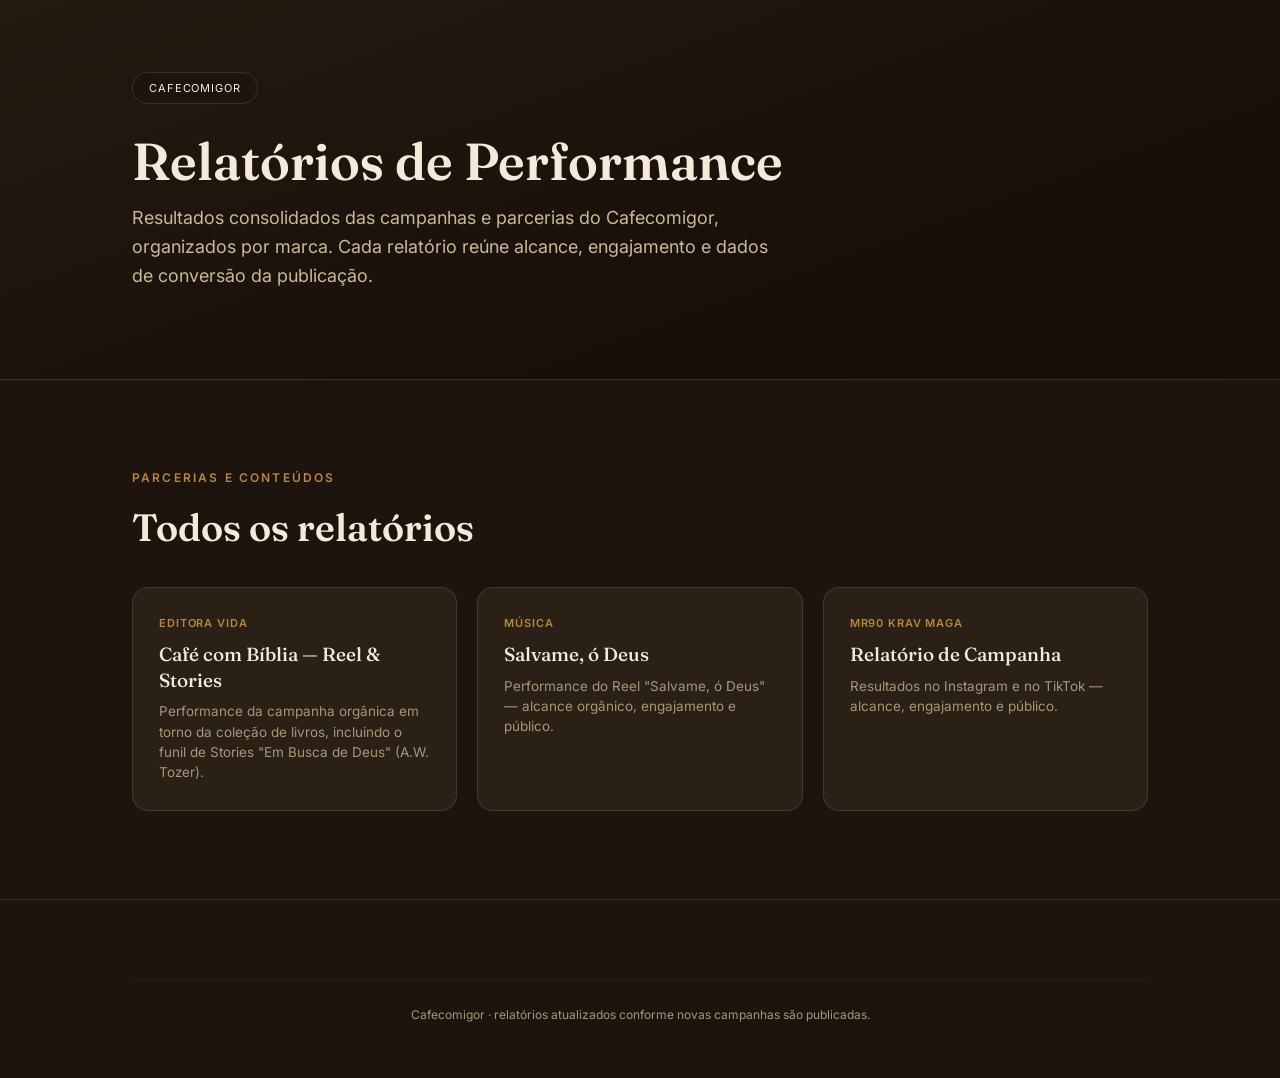
<file: index.html>
<!doctype html>
<html lang="pt-BR">
<head>
<meta charset="UTF-8">
<meta name="viewport" content="width=device-width, initial-scale=1">
<title>Relatórios — Cafecomigor</title>
<meta name="description" content="Relatórios de performance de campanhas do Cafecomigor, organizados por marca parceira.">
<link rel="preconnect" href="https://fonts.googleapis.com">
<link rel="preconnect" href="https://fonts.gstatic.com" crossorigin>
<link href="https://fonts.googleapis.com/css2?family=Fraunces:opsz,wght@9..144,400;9..144,500;9..144,600;9..144,700&family=Inter:wght@400;500;600;700&display=swap" rel="stylesheet">
<link rel="stylesheet" href="assets/theme.css">
</head>
<body>

<header class="hero">
  <div class="wrap">
    <div class="eyebrow-row">
      <span class="badge">Cafecomigor</span>
    </div>
    <h1>Relatórios de Performance</h1>
    <p class="subtitle">Resultados consolidados das campanhas e parcerias do Cafecomigor, organizados por marca. Cada relatório reúne alcance, engajamento e dados de conversão da publicação.</p>
  </div>
</header>

<section>
  <div class="wrap">
    <p class="kicker">Parcerias e conteúdos</p>
    <h2 class="title">Todos os relatórios</h2>

    <div class="report-grid" id="report-grid">
      <a class="report-card" href="editora-vida/">
        <div class="rc-company">Editora Vida</div>
        <div class="rc-title">Café com Bíblia — Reel &amp; Stories</div>
        <div class="rc-desc">Performance da campanha orgânica em torno da coleção de livros, incluindo o funil de Stories "Em Busca de Deus" (A.W. Tozer).</div>
      </a>
      <a class="report-card" href="salvame-o-deus/">
        <div class="rc-company">Música</div>
        <div class="rc-title">Salvame, ó Deus</div>
        <div class="rc-desc">Performance do Reel "Salvame, ó Deus" — alcance orgânico, engajamento e público.</div>
      </a>
      <a class="report-card" href="mr90-kravmaga/">
        <div class="rc-company">MR90 Krav Maga</div>
        <div class="rc-title">Relatório de Campanha</div>
        <div class="rc-desc">Resultados no Instagram e no TikTok — alcance, engajamento e público.</div>
      </a>
    </div>
  </div>
</section>

<footer>
  <div class="wrap">
    <p class="fine">Cafecomigor · relatórios atualizados conforme novas campanhas são publicadas.</p>
  </div>
</footer>

</body>
</html>
</file>
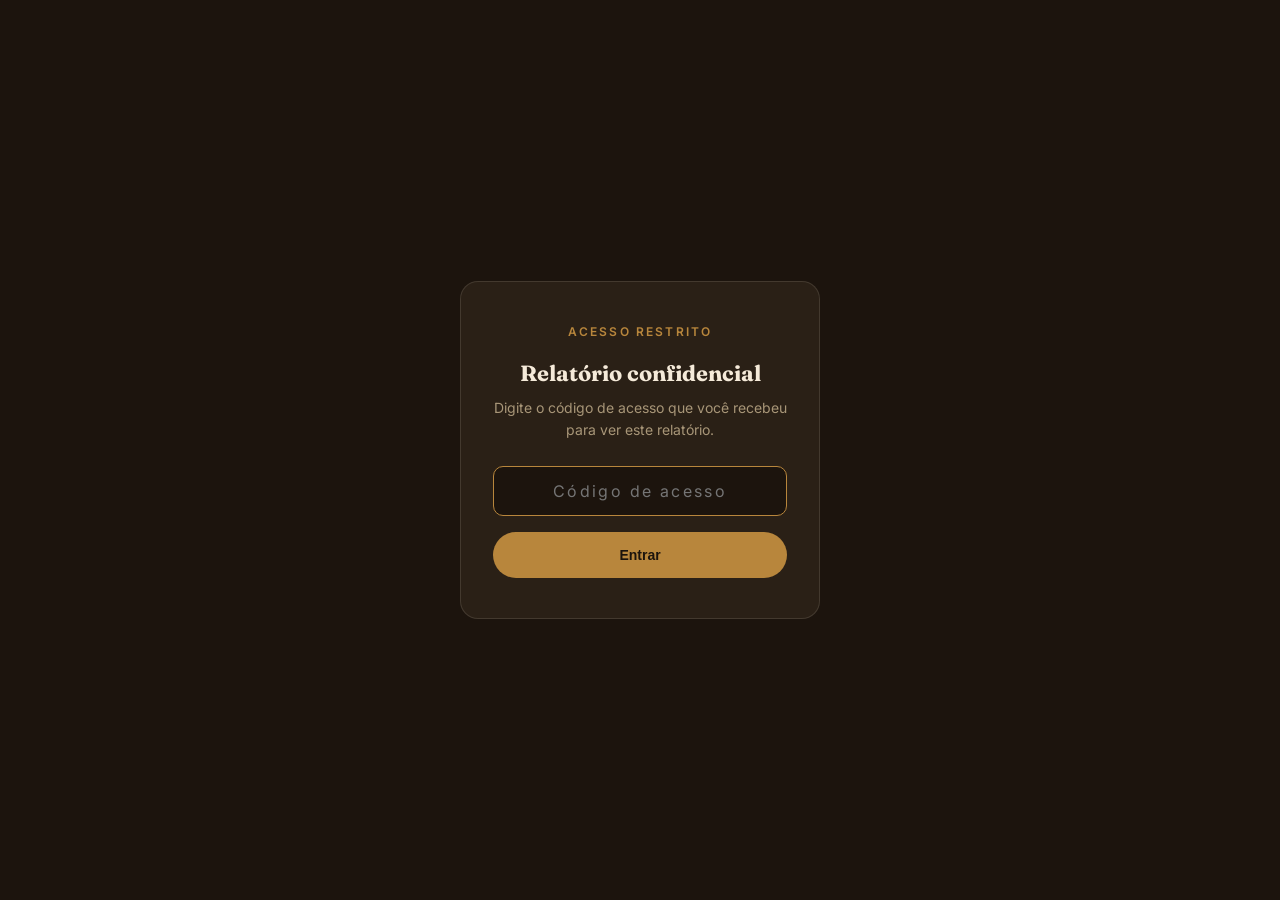
<file: editora-vida/index.html>
<!doctype html>
<html lang="pt-BR">
<head>
<meta charset="UTF-8">
<meta name="viewport" content="width=device-width, initial-scale=1">
<title>Editora Vida — Relatórios de Campanha · Cafecomigor</title>
<meta name="description" content="Relatórios de performance das campanhas Editora Vida × Cafecomigor: Café com Bíblia (Reel + Stories), Atributos de Deus e Dependência Emocional.">
<link rel="preconnect" href="https://fonts.googleapis.com">
<link rel="preconnect" href="https://fonts.gstatic.com" crossorigin>
<link href="https://fonts.googleapis.com/css2?family=Fraunces:opsz,wght@9..144,400;9..144,500;9..144,600;9..144,700&family=Inter:wght@400;500;600;700&display=swap" rel="stylesheet">
<link rel="stylesheet" href="../assets/theme.css">
</head>
<body>

<div class="gate-overlay" id="gate-overlay">
  <div class="gate-card">
    <p class="kicker">Acesso restrito</p>
    <h2>Relatório confidencial</h2>
    <p class="gate-desc">Digite o código de acesso que você recebeu para ver este relatório.</p>
    <form id="gate-form">
      <input type="text" id="gate-input" inputmode="numeric" autocomplete="off" placeholder="Código de acesso">
      <p class="gate-error" id="gate-error">Código incorreto. Tente novamente.</p>
      <button type="submit" class="btn primary">Entrar</button>
    </form>
  </div>
</div>
<script>window.GATE_HASH = "8801e4ce1e0fc5422aa0edd658bd2c92c638e742379adccc320b789930372b20";</script>

<div id="report-content" style="display:none">

<header class="hero">
  <div class="wrap">
    <div class="eyebrow-row">
      <a class="back-link" href="../">← Todos os relatórios</a>
      <span class="badge">Atualizado em Agosto 2026</span>
    </div>
    <p class="kicker">Editora Vida</p>
    <h1>Relatórios de Campanha</h1>
    <p class="subtitle">Três campanhas distintas da parceria com a Editora Vida, cada uma com seus próprios números e conclusões. Use os links abaixo para ir direto ao relatório que interessa.</p>
    <div class="cta-row">
      <a class="btn primary" href="#campanha-1">Campanha 1 — Café com Bíblia</a>
      <a class="btn primary" href="#campanha-2">Campanha 2 — Atributos de Deus</a>
      <a class="btn primary" href="#campanha-3">Campanha 3 — Dependência Emocional</a>
    </div>
  </div>
</header>

<!-- ======================= CAMPANHA 1 ======================= -->

<div class="campaign-banner" id="campanha-1">
  <div class="wrap">
    <div class="c-eyebrow">
      <p class="kicker" style="margin:0;">Campanha 1 de 3</p>
      <span class="badge">6 dias de campanha</span>
    </div>
    <h2 class="campaign-title">Café com Bíblia — Performance Comercial</h2>
    <p class="campaign-subtitle">Resultados consolidados de alcance, engajamento e intenção de compra gerados pela publicação patrocinada ao longo de 6 dias. Uma abordagem focada em curiosidade e valor cultural expandiu o conhecimento das obras para novos públicos e gerou tráfego qualificado de alta intenção com foco no link de aquisição.</p>
    <div class="cta-row">
      <a class="btn primary" href="https://www.instagram.com/p/DaBq9HYhEf9" target="_blank" rel="noopener">Assistir a esta campanha ↗</a>
      <a class="btn ghost" href="#stories-1">Ver Stories desta campanha</a>
    </div>
  </div>
</div>

<section class="alt" id="funil-1">
  <div class="wrap">
    <p class="kicker">Reel · Funil de Atração</p>
    <h2 class="title">Atração e Intenção de Compra</h2>
    <div class="kpi-row">
      <div class="kpi">
        <div class="kpi-label">Visualizações totais</div>
        <div class="kpi-value">75.205</div>
        <div class="kpi-note">Excelente volume de reproduções, garantindo ampla exposição visual das obras.</div>
      </div>
      <div class="kpi">
        <div class="kpi-label">Contas alcançadas</div>
        <div class="kpi-value">55.283</div>
        <div class="kpi-note">Pessoas únicas expostas diretamente à recomendação dos livros.</div>
      </div>
      <div class="kpi">
        <div class="kpi-label">Visitas ao perfil</div>
        <div class="kpi-value">1.114</div>
        <div class="kpi-note">Usuários estimulados a conhecer mais detalhes após o impacto do conteúdo.</div>
      </div>
      <div class="kpi kpi-highlight">
        <div class="kpi-label">Cliques no link da bio</div>
        <div class="kpi-value">177</div>
        <div class="kpi-note">Conversão direta de 15,89% — visitantes que avançaram para a página de destino.</div>
      </div>
    </div>
  </div>
</section>

<section id="retencao-1">
  <div class="wrap">
    <p class="kicker">Reel · Vídeo de 2 minutos</p>
    <h2 class="title">Retenção e Consumo do Conteúdo</h2>
    <div class="two-col">
      <div class="bar-list">
        <div class="bar-row">
          <span class="b-label">Intermediária<br>1m00s</span>
          <span class="b-track"><span class="b-fill" data-w="20%"></span></span>
          <span class="b-val">20%</span>
        </div>
        <div class="bar-row">
          <span class="b-label">Avançada<br>1m40s</span>
          <span class="b-track"><span class="b-fill" data-w="10%"></span></span>
          <span class="b-val">10%</span>
        </div>
        <div class="bar-row peak">
          <span class="b-label">Completa<br>2m00s</span>
          <span class="b-track"><span class="b-fill" data-w="3%"></span></span>
          <span class="b-val">3%</span>
        </div>
      </div>
      <div class="callout">
        <div class="co-title">Ponto de revelação · 25s</div>
        <p>Tempo médio de visualização. É o momento exato em que ocorre o principal gancho e a revelação do nome/tema que prende a curiosidade — a virada que sustenta toda a retenção seguinte.</p>
        <p><strong>Leitura do funil:</strong> audiência engajada acompanhou pelo menos metade do vídeo (20%), público altamente qualificado seguiu quase até o fim (10%), e leads extremamente envolvidos consumiram de ponta a ponta (3%).</p>
      </div>
    </div>
  </div>
</section>

<section class="alt" id="engajamento-1">
  <div class="wrap">
    <p class="kicker">Reel · Comunidade</p>
    <h2 class="title">Engajamento Qualitativo</h2>
    <div class="kpi-row">
      <div class="kpi">
        <div class="kpi-label">Curtidas</div>
        <div class="kpi-value">5.600</div>
        <div class="kpi-note">Aprovação massiva e imediata da recomendação literária.</div>
      </div>
      <div class="kpi">
        <div class="kpi-label">Salvamentos</div>
        <div class="kpi-value">1.200</div>
        <div class="kpi-note">O público guardou o post como lista de leitura.</div>
      </div>
      <div class="kpi">
        <div class="kpi-label">Compartilhamentos</div>
        <div class="kpi-value">1.100</div>
        <div class="kpi-note">Recomendação orgânica entre usuários, ampliando o ecossistema do cliente.</div>
      </div>
      <div class="kpi">
        <div class="kpi-label">Reposts / menções</div>
        <div class="kpi-value">300</div>
        <div class="kpi-note">Validação pública e ampliação espontânea da autoridade do projeto.</div>
      </div>
      <div class="kpi">
        <div class="kpi-label">Comentários</div>
        <div class="kpi-value">180</div>
        <div class="kpi-note">Discussão direta sobre os livros mencionados, atestando envolvimento ativo.</div>
      </div>
    </div>
  </div>
</section>

<section id="publico-1">
  <div class="wrap">
    <p class="kicker">Reel · Alcance</p>
    <h2 class="title">Perfil do Público e Penetração de Mercado</h2>
    <div class="two-col">
      <div>
        <p class="section-sub" style="margin-top:0;">Origem de descoberta</p>
        <div class="bar-list">
          <div class="bar-row peak">
            <span class="b-label">Feed</span>
            <span class="b-track"><span class="b-fill" data-w="40%"></span></span>
            <span class="b-val">40%</span>
          </div>
          <div class="bar-row">
            <span class="b-label">Sugestão de Reels</span>
            <span class="b-track"><span class="b-fill" data-w="35%"></span></span>
            <span class="b-val">35%</span>
          </div>
          <div class="bar-row">
            <span class="b-label">Stories e Explorar</span>
            <span class="b-track"><span class="b-fill" data-w="25%"></span></span>
            <span class="b-val">25%</span>
          </div>
        </div>
      </div>
      <div>
        <p class="section-sub" style="margin-top:0;">Perfil e audiência</p>
        <div class="stat-pair">
          <div class="stat-pill">
            <div class="sp-val">72%</div>
            <div class="sp-label">Não-seguidores — rompimento de bolha com sucesso</div>
          </div>
          <div class="stat-pill">
            <div class="sp-val">56%</div>
            <div class="sp-label">Entre 25–44 anos — faixa madura, alto poder aquisitivo</div>
          </div>
          <div class="stat-pill">
            <div class="sp-val">34%</div>
            <div class="sp-label">Na faixa 25–34 — líder em audiência qualificada</div>
          </div>
        </div>
      </div>
    </div>
  </div>
</section>

<section class="alt" id="stories-1">
  <div class="wrap">
    <p class="kicker">Campanha 1 · Stories complementares</p>
    <h2 class="title">"Em Busca de Deus" (A.W. Tozer)</h2>
    <p style="max-width:680px; margin-top:-20px;">Objetivo: conversão e tráfego para o afiliado Editora Vida. A campanha utilizou um funil de conteúdo invisível no Instagram Stories, distribuído de forma orgânica ao longo do dia — em vez de uma oferta direta e fria, a conversão foi ancorada em um gancho comportamental e teológico forte.</p>

    <div class="cards-grid" style="margin:32px 0 48px;">
      <div class="info-card">
        <div class="ic-name">Story 1 — Gancho</div>
        <div class="ic-desc">Conexão entre a quebra de rotina espiritual (faltar ao culto) e uma visão superficial de espiritualidade.</div>
      </div>
      <div class="info-card">
        <div class="ic-name">Story 2 — Introdução da obra</div>
        <div class="ic-desc">Apresentação do livro "Em Busca de Deus" como resposta ao problema, com Link 1.</div>
      </div>
      <div class="info-card">
        <div class="ic-name">Story 3 — Expansão de mix</div>
        <div class="ic-desc">Ampliação do portfólio para a Coleção Completa da editora, com Link 2.</div>
      </div>
      <div class="info-card">
        <div class="ic-name">Story 4 — Ancoragem de branding</div>
        <div class="ic-desc">Foto pessoal ao lado do livro físico, sem links, com foco em fixação de marca.</div>
      </div>
    </div>

    <p class="section-sub" style="margin:0 0 20px;">Funil de alcance e retenção</p>
    <div style="overflow-x:auto; margin-bottom:40px;">
      <table class="funnel-table">
        <thead>
          <tr><th>Etapa</th><th>Visualizações</th><th>Retenção</th></tr>
        </thead>
        <tbody>
          <tr><td class="strong">Story 1 — Gancho comportamental</td><td>3.015</td><td class="gold">100,00% (base inicial)</td></tr>
          <tr><td class="strong">Story 2 — Livro isolado + Link 1</td><td>2.731</td><td>90,58%</td></tr>
          <tr><td class="strong">Story 3 — Coleção completa + Link 2</td><td>2.463</td><td>81,69%</td></tr>
          <tr><td class="strong">Story 4 — Encerramento visual</td><td>2.400</td><td class="gold">79,60% (base final)</td></tr>
        </tbody>
      </table>
    </div>

    <div class="two-col" style="margin-bottom:48px;">
      <div class="callout">
        <div class="co-title">Insight crítico de retenção</div>
        <p>A perda de público ao longo de todo o dia foi de apenas <strong>20,40%</strong>. Uma taxa de retenção final de <strong>79,60%</strong> em tráfego orgânico comprova uma audiência altamente qualificada e com baixíssima taxa de dispersão (drop-off).</p>
      </div>
      <div>
        <p class="section-sub" style="margin-top:0;">Cliques por destino</p>
        <div class="stat-pair">
          <div class="stat-pill">
            <div class="sp-val">23</div>
            <div class="sp-label">Link do livro isolado (Story 2)</div>
          </div>
          <div class="stat-pill">
            <div class="sp-val">67</div>
            <div class="sp-label">Link da coleção completa (Story 3)</div>
          </div>
        </div>
        <p class="section-sub" style="margin:20px 0 0;">90 potenciais compradores enviados ao ecossistema da Editora Vida</p>
      </div>
    </div>

    <p class="section-sub" style="margin:0 0 20px;">Indicadores oficiais de conversão (CTR)</p>
    <div class="stat-pair">
      <div class="stat-pill">
        <div class="sp-val">2,99%</div>
        <div class="sp-label">CTR global — sobre o alcance máximo (3.015 pessoas na base inicial)</div>
      </div>
      <div class="stat-pill">
        <div class="sp-val">3,75%</div>
        <div class="sp-label">CTR retido — sobre a audiência de base (2.400 pessoas que chegaram ao final)</div>
      </div>
    </div>
  </div>
</section>

<section id="resultado-1">
  <div class="wrap">
    <p class="kicker">Resultado desta campanha</p>
    <h2 class="title">Diagnóstico do Especialista</h2>
    <div class="callout" style="margin-bottom:32px;">
      <p>Os resultados consolidados do Reel e dos Stories provam que esta campanha gerou um impacto extremamente positivo e estratégico para a marca do cliente. Muitas pessoas foram impactadas por este conteúdo, criando uma percepção de valor sólida em torno dos livros apresentados. O volume de comentários e o engajamento geral demonstraram um envolvimento muito ativo da comunidade, impulsionado por um formato dinâmico pautado na curiosidade — reforçado pelo funil de Stories, que manteve 79,60% de retenção até o encerramento.</p>
      <p>Houve uma excelente taxa de retenção de <strong>aproximadamente 15% das pessoas que clicaram diretamente no link da bio</strong> após visitarem o perfil, indicando que o interesse gerado pelo vídeo é real e qualificado. O cenário comercial agora entra na fase de consolidação a médio e longo prazo: como o conteúdo abordou o ecossistema dos livros de forma profunda e abrangente, o público tende a amadurecer a decisão de compra de todas as obras citadas de forma distribuída ao longo das próximas semanas. Trata-se de um ativo de conteúdo permanente, cuja conversão continua reverberando à medida que o público avança em suas jornadas de leitura.</p>
    </div>
    <div class="cards-grid">
      <div class="info-card">
        <div class="ic-name">Poder do upsell teológico</div>
        <div class="ic-desc">O link focado na coleção completa gerou quase o triplo de cliques (67 vs 23) em relação ao livro individual — a narrativa de valor preparou o público para desejar o ecossistema completo do autor.</div>
      </div>
      <div class="info-card">
        <div class="ic-name">Qualificação dos leads</div>
        <div class="ic-desc">O direcionamento de 90 acessos pautados puramente em engajamento intelectual orgânico valida a força do posicionamento intencional do perfil.</div>
      </div>
      <div class="info-card">
        <div class="ic-name">Recomendação de escalonamento</div>
        <div class="ic-desc">Para os próximos lançamentos, sugere-se testar a apresentação de pacotes ou coleções logo no primeiro ponto de contato comercial.</div>
      </div>
    </div>
  </div>
</section>

<!-- ======================= CAMPANHA 2 ======================= -->

<div class="campaign-banner" id="campanha-2">
  <div class="wrap">
    <div class="campaign-head-grid">
      <div>
        <div class="c-eyebrow">
          <p class="kicker" style="margin:0;">Campanha 2 de 3</p>
          <span class="badge">Dados nativos do Instagram</span>
        </div>
        <h2 class="campaign-title">"Os Atributos de Deus I e II" (A.W. Tozer)</h2>
        <p class="campaign-subtitle">Publicação independente, veiculada com post cruzado no Facebook. Campanha distinta da anterior, com criativo, período e métricas próprias — números e conclusão não se somam ao relatório da Campanha 1.</p>
        <div class="cta-row">
          <a class="btn primary" href="https://www.instagram.com/reel/DbHQbibvhmu/?igsh=ZWxwd283Z2ZpeXNt" target="_blank" rel="noopener">Assistir a esta campanha ↗</a>
        </div>
      </div>
      <a class="campaign-cover" href="https://www.editoravida.com.br/os-atributos-de-deus-1.html" target="_blank" rel="noopener" title="Comprar no site da Editora Vida">
        <img src="images/campanha2-livro.jpg" alt="Capa de Os Atributos de Deus I, A.W. Tozer, Editora Vida">
      </a>
    </div>
  </div>
</div>

<section class="alt" id="funil-2">
  <div class="wrap">
    <p class="kicker">Reel · Funil de Atração</p>
    <h2 class="title">Atração e Intenção de Compra</h2>
    <div class="kpi-row">
      <div class="kpi">
        <div class="kpi-label">Visualizações</div>
        <div class="kpi-value">12.671</div>
        <div class="kpi-note">Contas alcançadas: 8.639.</div>
      </div>
      <div class="kpi">
        <div class="kpi-label">Tempo médio de visualização</div>
        <div class="kpi-value">14s</div>
        <div class="kpi-note">Ponto médio de retenção do vídeo.</div>
      </div>
      <div class="kpi">
        <div class="kpi-label">Visitas ao perfil</div>
        <div class="kpi-value">70</div>
        <div class="kpi-note">Usuários estimulados a conhecer mais detalhes após o impacto do conteúdo.</div>
      </div>
      <div class="kpi kpi-highlight">
        <div class="kpi-label">Cliques no link da bio</div>
        <div class="kpi-value">5</div>
        <div class="kpi-note">Conversão direta de 7,14% — visitantes que avançaram para a página de destino.</div>
      </div>
    </div>
  </div>
</section>

<section id="engajamento-2">
  <div class="wrap">
    <p class="kicker">Reel · Comunidade</p>
    <h2 class="title">Engajamento Qualitativo</h2>
    <div class="kpi-row">
      <div class="kpi">
        <div class="kpi-label">Curtidas e reações</div>
        <div class="kpi-value">603</div>
        <div class="kpi-note">594 no Instagram · 9 no Facebook.</div>
      </div>
      <div class="kpi">
        <div class="kpi-label">Comentários</div>
        <div class="kpi-value">56</div>
        <div class="kpi-note">55 no Instagram · 1 no Facebook.</div>
      </div>
      <div class="kpi">
        <div class="kpi-label">Compartilhamentos</div>
        <div class="kpi-value">65</div>
      </div>
      <div class="kpi">
        <div class="kpi-label">Reposts</div>
        <div class="kpi-value">35</div>
      </div>
      <div class="kpi">
        <div class="kpi-label">Salvamentos</div>
        <div class="kpi-value">87</div>
      </div>
    </div>
  </div>
</section>

<section class="alt" id="publico-2">
  <div class="wrap">
    <p class="kicker">Reel · Alcance</p>
    <h2 class="title">Perfil do Público</h2>
    <div class="two-col">
      <div>
        <p class="section-sub" style="margin-top:0;">Seguidores x Não-seguidores</p>
        <div class="stat-pair">
          <div class="stat-pill">
            <div class="sp-val">59,3%</div>
            <div class="sp-label">Seguidores</div>
          </div>
          <div class="stat-pill">
            <div class="sp-val">40,7%</div>
            <div class="sp-label">Não-seguidores</div>
          </div>
        </div>
      </div>
      <div>
        <p class="section-sub" style="margin-top:0;">Faixa etária</p>
        <div class="bar-list">
          <div class="bar-row"><span class="b-label">13–17</span><span class="b-track"><span class="b-fill" data-w="5%"></span></span><span class="b-val">5%</span></div>
          <div class="bar-row"><span class="b-label">18–24</span><span class="b-track"><span class="b-fill" data-w="21.6%"></span></span><span class="b-val">21,6%</span></div>
          <div class="bar-row peak"><span class="b-label">25–34</span><span class="b-track"><span class="b-fill" data-w="38.8%"></span></span><span class="b-val">38,8%</span></div>
          <div class="bar-row"><span class="b-label">35–44</span><span class="b-track"><span class="b-fill" data-w="21.1%"></span></span><span class="b-val">21,1%</span></div>
          <div class="bar-row"><span class="b-label">45–54</span><span class="b-track"><span class="b-fill" data-w="10%"></span></span><span class="b-val">10%</span></div>
          <div class="bar-row"><span class="b-label">55–64</span><span class="b-track"><span class="b-fill" data-w="2.8%"></span></span><span class="b-val">2,8%</span></div>
          <div class="bar-row"><span class="b-label">65+</span><span class="b-track"><span class="b-fill" data-w="0.8%"></span></span><span class="b-val">0,8%</span></div>
        </div>
      </div>
    </div>
  </div>
</section>

<section id="resultado-2">
  <div class="wrap">
    <p class="kicker">Resultado desta campanha</p>
    <h2 class="title">Leitura Estratégica</h2>
    <div class="callout" style="margin-bottom:32px;">
      <div class="co-title">O ganho aqui é reforço de marca, não volume de clique</div>
      <p>Em números absolutos, esta campanha é menor que a primeira — 8.639 contas alcançadas e apenas 5 cliques diretos no link da bio. Isoladamente, isso não conta a história toda: o valor real está em <strong>manter o nome A.W. Tozer e a Editora Vida recorrentes no feed do mesmo público</strong>, logo depois da primeira campanha. Repetição é o que constrói reconhecimento de marca — e 40,7% da audiência que viu este Reel não seguia o perfil antes, ou seja, é alcance novo somando-se ao que a Campanha 1 já havia gerado.</p>
      <p>603 curtidas, 87 salvamentos e 65 compartilhamentos para um alcance de 8,6 mil contas indicam uma taxa de aprovação alta — sinal de que quem foi impactado considerou o conteúdo relevante o bastante para guardar ou repassar, mesmo sem clicar no link imediatamente. Esse é exatamente o tipo de resultado que não aparece no clique de hoje, mas amadurece na decisão de compra das próximas semanas, à medida que esse público reencontra os livros da Editora Vida em outros pontos de contato.</p>
    </div>
    <div class="cards-grid">
      <div class="info-card">
        <div class="ic-name">Segundo toque com a mesma audiência</div>
        <div class="ic-desc">Publicada após a Campanha 1, esta peça reforça a mesma linha editorial — o público já impactado antes agora reencontra a marca, consolidando reconhecimento.</div>
      </div>
      <div class="info-card">
        <div class="ic-name">Alcance incremental</div>
        <div class="ic-desc">40,7% de não-seguidores mostra que o conteúdo continua trazendo audiência nova, mesmo em uma publicação menor.</div>
      </div>
      <div class="info-card">
        <div class="ic-name">Sinal de intenção, não de urgência</div>
        <div class="ic-desc">Salvamentos e compartilhamentos em proporção alta ao alcance indicam interesse guardado para decisão futura, não descarte do conteúdo.</div>
      </div>
    </div>
  </div>
</section>

<!-- ======================= CAMPANHA 3 ======================= -->

<div class="campaign-banner" id="campanha-3">
  <div class="wrap">
    <div class="campaign-head-grid">
      <div>
        <div class="c-eyebrow">
          <p class="kicker" style="margin:0;">Campanha 3 de 3</p>
          <span class="badge">8 dias de campanha</span>
        </div>
        <h2 class="campaign-title">"A Maldição da Dependência Emocional" (Diego Menin)</h2>
        <p class="campaign-subtitle">Dois vídeos no feed — um do quadro "Café Sem Filtro" e outro do quadro "Pessoa Certa" — mais uma sequência de Stories, todos direcionando tráfego para a página de venda do livro no site da Editora Vida. Resultado parcial: campanha iniciada em 14/10, números referentes aos primeiros 8 dias.</p>
        <div class="cta-row">
          <a class="btn primary" href="https://www.instagram.com/p/DefuiHVtxPb/" target="_blank" rel="noopener">Assistir Vídeo 1 — Café Sem Filtro ↗</a>
          <a class="btn primary" href="https://www.instagram.com/p/DeiU_bltTBH/" target="_blank" rel="noopener">Assistir Vídeo 2 — Pessoa Certa ↗</a>
          <a class="btn ghost" href="#stories-3">Ver Stories desta campanha</a>
        </div>
      </div>
      <a class="campaign-cover" href="https://www.editoravida.com.br/a-maldic-o-da-dependencia-emocional.html" target="_blank" rel="noopener" title="Comprar no site da Editora Vida">
        <img src="images/campanha3-livro.jpg" alt="Capa de A Maldição da Dependência Emocional, Diego Menin, Editora Vida">
      </a>
    </div>
  </div>
</div>

<section class="alt" id="video-1-3">
  <div class="wrap">
    <div class="section-head-media">
      <a class="shm-thumb" href="https://www.instagram.com/p/DefuiHVtxPb/" target="_blank" rel="noopener" title="Assistir no Instagram"><img src="images/campanha3-video1.jpg" alt="Miniatura do Vídeo 1 — Quadro Café Sem Filtro"></a>
      <div class="shm-text">
        <p class="kicker">Vídeo 1 · Quadro Café Sem Filtro</p>
        <h2 class="title">Resultados do Primeiro Vídeo</h2>
      </div>
    </div>
    <div class="kpi-row">
      <div class="kpi">
        <div class="kpi-label">Visualizações</div>
        <div class="kpi-value">24.283</div>
      </div>
      <div class="kpi">
        <div class="kpi-label">Curtidas</div>
        <div class="kpi-value">945</div>
      </div>
      <div class="kpi">
        <div class="kpi-label">Comentários</div>
        <div class="kpi-value">52</div>
      </div>
      <div class="kpi">
        <div class="kpi-label">Reposts</div>
        <div class="kpi-value">68</div>
      </div>
      <div class="kpi">
        <div class="kpi-label">Compartilhamentos</div>
        <div class="kpi-value">156</div>
      </div>
      <div class="kpi kpi-highlight">
        <div class="kpi-label">Salvamentos</div>
        <div class="kpi-value">231</div>
        <div class="kpi-note">Alto índice — sinal de interesse de compra a médio/longo prazo.</div>
      </div>
      <div class="kpi kpi-highlight">
        <div class="kpi-label">Cliques no link</div>
        <div class="kpi-value">30</div>
      </div>
    </div>
  </div>
</section>

<section id="video-2-3">
  <div class="wrap">
    <div class="section-head-media">
      <a class="shm-thumb" href="https://www.instagram.com/p/DeiU_bltTBH/" target="_blank" rel="noopener" title="Assistir no Instagram"><img src="images/campanha3-video2.jpg" alt="Miniatura do Vídeo 2 — Quadro Pessoa Certa"></a>
      <div class="shm-text">
        <p class="kicker">Vídeo 2 · Quadro Pessoa Certa</p>
        <h2 class="title">Resultados do Segundo Vídeo</h2>
      </div>
    </div>
    <div class="kpi-row">
      <div class="kpi">
        <div class="kpi-label">Visualizações</div>
        <div class="kpi-value">30.664</div>
      </div>
      <div class="kpi">
        <div class="kpi-label">Comentários</div>
        <div class="kpi-value">13</div>
      </div>
      <div class="kpi">
        <div class="kpi-label">Reposts</div>
        <div class="kpi-value">78</div>
      </div>
      <div class="kpi">
        <div class="kpi-label">Compartilhamentos</div>
        <div class="kpi-value">269</div>
      </div>
      <div class="kpi kpi-highlight">
        <div class="kpi-label">Salvamentos</div>
        <div class="kpi-value">350</div>
        <div class="kpi-note">Maior volume de salvamentos da campanha.</div>
      </div>
      <div class="kpi kpi-highlight">
        <div class="kpi-label">Cliques no link</div>
        <div class="kpi-value">60</div>
      </div>
    </div>
  </div>
</section>

<section class="alt" id="stories-3">
  <div class="wrap">
    <p class="kicker">Stories</p>
    <h2 class="title">Sequência sobre Dependência Emocional</h2>
    <p style="max-width:680px; margin-top:-20px;">Três Stories conduzindo o público até a página de venda do livro no site da Editora Vida — mostrando primeiro uma página do livro, depois uma imagem com o link de venda, e por fim um reforço.</p>

    <div style="overflow-x:auto; margin:32px 0 40px;">
      <table class="funnel-table">
        <thead>
          <tr><th>Story</th><th>Visualizações</th><th>Cliques no link</th></tr>
        </thead>
        <tbody>
          <tr><td class="strong">Story 1 — Página do livro</td><td>2.725</td><td>—</td></tr>
          <tr><td class="strong">Story 2 — Imagem do livro + link de venda</td><td>1.961</td><td class="gold">156</td></tr>
          <tr><td class="strong">Story 3 — Reforço</td><td>1.771</td><td class="gold">25</td></tr>
        </tbody>
      </table>
    </div>

    <div class="stat-pair">
      <div class="stat-pill">
        <div class="sp-val">181</div>
        <div class="sp-label">Cliques no link de venda, só nos Stories</div>
      </div>
      <div class="stat-pill">
        <div class="sp-val">6.457</div>
        <div class="sp-label">Visualizações somadas da sequência</div>
      </div>
    </div>
  </div>
</section>

<section id="resultado-3">
  <div class="wrap">
    <p class="kicker">Resultado desta campanha</p>
    <h2 class="title">Leitura Estratégica</h2>
    <div class="callout" style="margin-bottom:32px;">
      <div class="co-title">Conversão imediata comprovada, com um funil robusto de intenção futura</div>
      <p>Em apenas <strong>8 dias de campanha</strong> (início em 14/10), já são <strong>271 cliques no link de venda</strong> somando os dois Reels (90) e a sequência de Stories (181) — um volume de tráfego qualificado direto para a página do livro no site da Editora Vida. Mais importante: no ato da postagem, já houve <strong>1 venda imediata</strong>, confirmando que o público impactado estava pronto pra decisão de compra, não só curioso. Com a campanha ainda rodando, esses números tendem a crescer.</p>
      <p>O dado mais revelador, porém, está nos <strong>581 salvamentos somados</strong> entre os dois vídeos — o maior volume de "guardados" registrado nas campanhas da Editora Vida até aqui. Combinado com o link enviado no privado via automação, boa parte dessas pessoas sinalizou que colocou a compra "no carrinho" sem fechar de imediato: um funil de conversão que deve continuar amadurecendo nas próximas semanas, fora da janela de mensuração deste relatório.</p>
    </div>
    <div class="cards-grid">
      <div class="info-card">
        <div class="ic-name">Conversão comprovada na hora</div>
        <div class="ic-desc">Houve venda confirmada já durante a veiculação da campanha — prova de que o conteúdo converte, não só engaja.</div>
      </div>
      <div class="info-card">
        <div class="ic-name">Dois formatos, mesmo padrão de resultado</div>
        <div class="ic-desc">Mesmo com públicos e volumes de engajamento diferentes, os dois vídeos mantiveram taxas de salvamento e clique altas — o tema repete performance.</div>
      </div>
      <div class="info-card">
        <div class="ic-name">Pipeline de compra ativo via DM</div>
        <div class="ic-desc">O envio automatizado do link no privado ampliou o alcance do funil além do que os cliques no post mostram — com retorno esperado nas próximas semanas.</div>
      </div>
    </div>
  </div>
</section>

<footer>
  <div class="wrap">
    <div class="btn-row">
      <a class="btn primary" href="https://www.instagram.com/p/DaBq9HYhEf9" target="_blank" rel="noopener">Ver Campanha 1 ↗</a>
      <a class="btn primary" href="https://www.instagram.com/reel/DbHQbibvhmu/?igsh=ZWxwd283Z2ZpeXNt" target="_blank" rel="noopener">Ver Campanha 2 ↗</a>
      <a class="btn primary" href="https://www.instagram.com/p/DefuiHVtxPb/" target="_blank" rel="noopener">Ver Campanha 3 ↗</a>
      <a class="btn ghost" href="../">← Todos os relatórios</a>
    </div>
    <p class="fine">Cafecomigor × Editora Vida · relatórios de campanha.</p>
  </div>
</footer>

<script>
  if ('IntersectionObserver' in window) {
    var io = new IntersectionObserver(function(entries){
      entries.forEach(function(e){
        if (e.isIntersecting) {
          e.target.querySelectorAll('.b-fill').forEach(function(el){ el.style.width = el.dataset.w; });
          io.unobserve(e.target);
        }
      });
    }, { threshold: 0.3 });
    document.querySelectorAll('.bar-list').forEach(function(el){ io.observe(el); });
  } else {
    document.querySelectorAll('.b-fill').forEach(function(el){ el.style.width = el.dataset.w; });
  }
</script>

</div>
<script src="../assets/gate.js"></script>
</body>
</html>
</file>
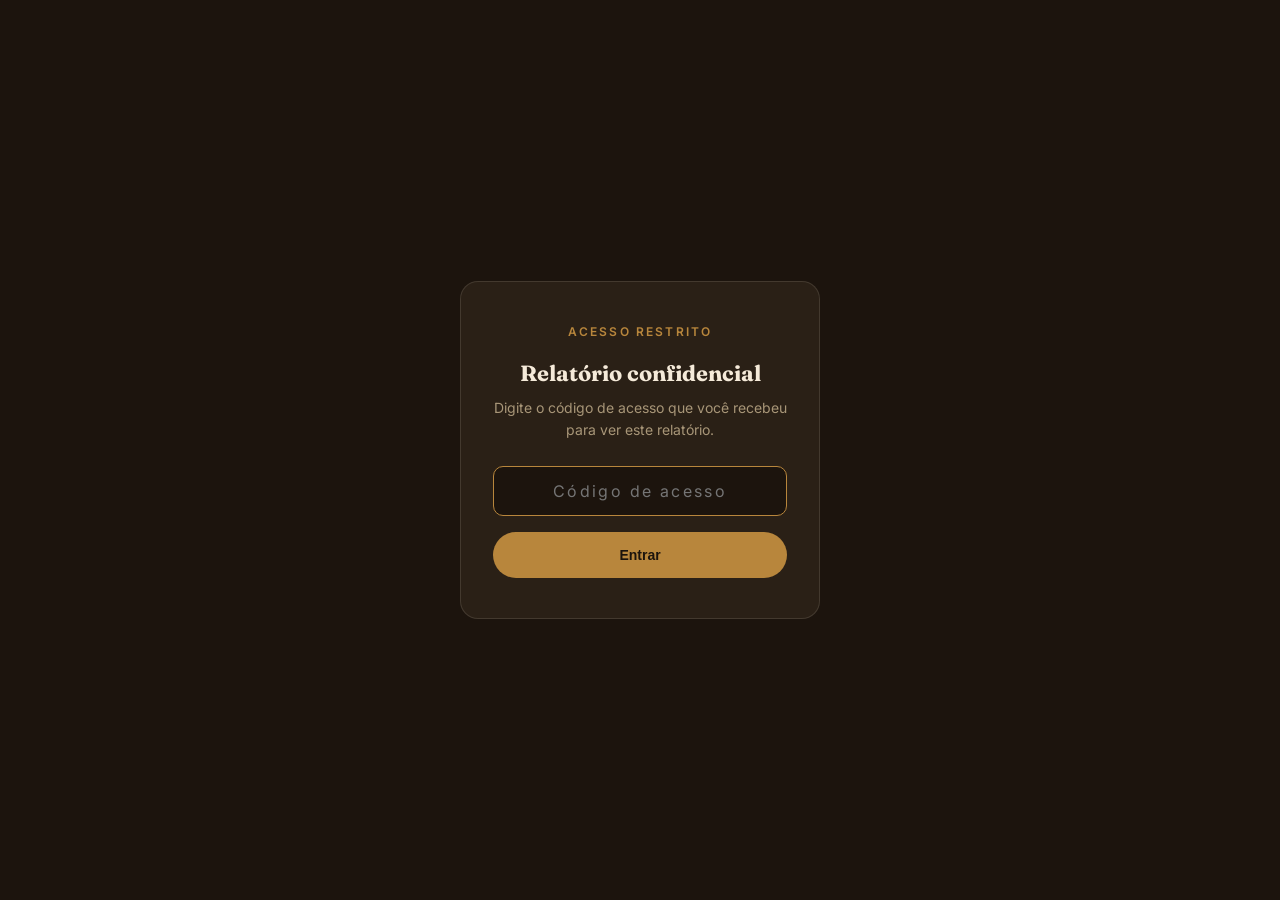
<file: mr90-kravmaga/index.html>
<!doctype html>
<html lang="pt-BR">
<head>
<meta charset="UTF-8">
<meta name="viewport" content="width=device-width, initial-scale=1">
<title>MR90 Krav Maga — Relatório de Campanha · Cafecomigor</title>
<meta name="description" content="Relatório de performance MR90 Krav Maga — resultados no Instagram e no TikTok.">
<link rel="preconnect" href="https://fonts.googleapis.com">
<link rel="preconnect" href="https://fonts.gstatic.com" crossorigin>
<link href="https://fonts.googleapis.com/css2?family=Fraunces:opsz,wght@9..144,400;9..144,500;9..144,600;9..144,700&family=Inter:wght@400;500;600;700&display=swap" rel="stylesheet">
<link rel="stylesheet" href="../assets/theme.css">
</head>
<body>

<div class="gate-overlay" id="gate-overlay">
  <div class="gate-card">
    <p class="kicker">Acesso restrito</p>
    <h2>Relatório confidencial</h2>
    <p class="gate-desc">Digite o código de acesso que você recebeu para ver este relatório.</p>
    <form id="gate-form">
      <input type="text" id="gate-input" inputmode="numeric" autocomplete="off" placeholder="Código de acesso">
      <p class="gate-error" id="gate-error">Código incorreto. Tente novamente.</p>
      <button type="submit" class="btn primary">Entrar</button>
    </form>
  </div>
</div>
<script>window.GATE_HASH = "a994170f8a4644c4ea39eac8c43baee17077c50e708091d6921519e9b39ced0e";</script>

<div id="report-content" style="display:none">

<header class="hero">
  <div class="wrap">
    <div class="eyebrow-row">
      <a class="back-link" href="../">← Todos os relatórios</a>
      <span class="badge">Atualizado em Outubro 2026</span>
    </div>
    <p class="kicker">MR90 Krav Maga</p>
    <h1>Relatório de Campanha</h1>
    <p class="subtitle">Resultados da publicação nas duas plataformas, lado a lado: alcance, engajamento e público de quem assistiu no Instagram e no TikTok.</p>
    <div class="cta-row">
      <a class="btn primary" href="#instagram">Ver resultado no Instagram</a>
      <a class="btn primary" href="#tiktok">Ver resultado no TikTok</a>
    </div>
  </div>
</header>

<!-- ======================= INSTAGRAM ======================= -->

<div class="campaign-banner" id="instagram">
  <div class="wrap">
    <div class="c-eyebrow">
      <p class="kicker" style="margin:0;">Bloco 1 de 2</p>
      <span class="badge">Instagram · Reels</span>
    </div>
    <h2 class="campaign-title">Resultado no Instagram</h2>
    <p class="campaign-subtitle">O conteúdo circulou bem além da base de seguidores e gerou um volume de salvamentos e compartilhamentos acima do normal — sinal de que a comunidade quis guardar e repassar o material.</p>
    <div class="cta-row">
      <a class="btn primary" href="https://www.instagram.com/reel/Dd7skk_tpiL/?stkn=MXBvbG96aHR2dWV0cA==" target="_blank" rel="noopener">Assistir no Instagram ↗</a>
    </div>
  </div>
</div>

<section class="alt">
  <div class="wrap">
    <p class="kicker">Alcance</p>
    <h2 class="title">Funil de Atração</h2>
    <div class="kpi-row">
      <div class="kpi kpi-highlight">
        <div class="kpi-label">Visualizações</div>
        <div class="kpi-value">14.227</div>
      </div>
      <div class="kpi">
        <div class="kpi-label">Contas alcançadas</div>
        <div class="kpi-value">9.141</div>
        <div class="kpi-note">Pessoas únicas que visualizaram o conteúdo.</div>
      </div>
      <div class="kpi">
        <div class="kpi-label">Visitas ao perfil</div>
        <div class="kpi-value">140</div>
      </div>
    </div>
  </div>
</section>

<section>
  <div class="wrap">
    <p class="kicker">Comunidade</p>
    <h2 class="title">Engajamento</h2>
    <div class="kpi-row">
      <div class="kpi">
        <div class="kpi-label">Curtidas</div>
        <div class="kpi-value">478</div>
      </div>
      <div class="kpi">
        <div class="kpi-label">Comentários</div>
        <div class="kpi-value">37</div>
      </div>
      <div class="kpi">
        <div class="kpi-label">Reposts</div>
        <div class="kpi-value">20</div>
      </div>
      <div class="kpi kpi-highlight">
        <div class="kpi-label">Compartilhamentos</div>
        <div class="kpi-value">37</div>
      </div>
      <div class="kpi kpi-highlight">
        <div class="kpi-label">Salvamentos</div>
        <div class="kpi-value">29</div>
      </div>
    </div>
  </div>
</section>

<section class="alt">
  <div class="wrap">
    <p class="kicker">Alcance</p>
    <h2 class="title">Perfil do Público</h2>
    <div class="two-col">
      <div>
        <p class="section-sub" style="margin-top:0;">Seguidores x Não-seguidores</p>
        <div class="stat-pair">
          <div class="stat-pill">
            <div class="sp-val">42,3%</div>
            <div class="sp-label">Seguidores</div>
          </div>
          <div class="stat-pill">
            <div class="sp-val">57,7%</div>
            <div class="sp-label">Não-seguidores</div>
          </div>
        </div>
        <p class="section-sub" style="margin:24px 0 0;">Gênero</p>
        <div class="stat-pair">
          <div class="stat-pill">
            <div class="sp-val">53%</div>
            <div class="sp-label">Homens</div>
          </div>
          <div class="stat-pill">
            <div class="sp-val">46,9%</div>
            <div class="sp-label">Mulheres</div>
          </div>
        </div>
      </div>
      <div>
        <p class="section-sub" style="margin-top:0;">Faixa etária</p>
        <div class="bar-list">
          <div class="bar-row"><span class="b-label">13–17</span><span class="b-track"><span class="b-fill" data-w="2%"></span></span><span class="b-val">2%</span></div>
          <div class="bar-row"><span class="b-label">18–24</span><span class="b-track"><span class="b-fill" data-w="18.3%"></span></span><span class="b-val">18,3%</span></div>
          <div class="bar-row peak"><span class="b-label">25–34</span><span class="b-track"><span class="b-fill" data-w="34.1%"></span></span><span class="b-val">34,1%</span></div>
          <div class="bar-row"><span class="b-label">35–44</span><span class="b-track"><span class="b-fill" data-w="23.2%"></span></span><span class="b-val">23,2%</span></div>
          <div class="bar-row"><span class="b-label">45–54</span><span class="b-track"><span class="b-fill" data-w="15.2%"></span></span><span class="b-val">15,2%</span></div>
          <div class="bar-row"><span class="b-label">55–64</span><span class="b-track"><span class="b-fill" data-w="5.4%"></span></span><span class="b-val">5,4%</span></div>
        </div>
      </div>
    </div>
  </div>
</section>

<section id="comprovante-instagram">
  <div class="wrap">
    <p class="kicker">Comprovante</p>
    <h2 class="title">Print do Instagram Insights</h2>
    <div class="proof-grid">
      <img src="images/instagram-insights-1.jpg" alt="Print do Instagram Insights — visão geral do Reel MR90 Krav Maga, 14.227 visualizações e 9.141 contas alcançadas" loading="lazy">
      <img src="images/instagram-insights-2.jpg" alt="Print do Instagram Insights — público do Reel MR90 Krav Maga, 42,3% seguidores e 57,7% não-seguidores" loading="lazy">
    </div>
    <p class="proof-caption">Post cruzado no Facebook, em colaboração com @kravmaga_mestrekobi.</p>
  </div>
</section>

<section class="alt" id="resultado-instagram">
  <div class="wrap">
    <p class="kicker">Resultado</p>
    <h2 class="title">O que esse Reel conseguiu</h2>
    <div class="callout">
      <p>No Instagram, o conteúdo alcançou 9.141 contas e chegou a 14.226 visualizações, com 58% do público formado por quem ainda não seguia o perfil — alcance genuinamente novo para a marca. O destaque fica por conta dos 29 salvamentos e 37 compartilhamentos: mais do que curtir, parte da audiência quis guardar o conteúdo pra ver depois ou mostrar pra alguém, um sinal de interesse real no método, não só um like rápido.</p>
    </div>
  </div>
</section>

<!-- ======================= TIKTOK ======================= -->

<div class="campaign-banner" id="tiktok">
  <div class="wrap">
    <div class="c-eyebrow">
      <p class="kicker" style="margin:0;">Bloco 2 de 2</p>
      <span class="badge">TikTok</span>
    </div>
    <h2 class="campaign-title">Resultado no TikTok</h2>
    <p class="campaign-subtitle">Primeiro teste da marca na plataforma — alcance ainda pequeno perto do Instagram, mas já traz sinais de audiência nova e de um público mais jovem.</p>
    <div class="cta-row">
      <a class="btn primary" href="https://vt.tiktok.com/ZSbqp9hTB/" target="_blank" rel="noopener">Assistir no TikTok ↗</a>
    </div>
  </div>
</div>

<section class="alt">
  <div class="wrap">
    <p class="kicker">Alcance e Engajamento</p>
    <h2 class="title">Números do Vídeo</h2>
    <div class="kpi-row">
      <div class="kpi kpi-highlight">
        <div class="kpi-label">Visualizações</div>
        <div class="kpi-value">1.284</div>
      </div>
      <div class="kpi">
        <div class="kpi-label">Curtidas</div>
        <div class="kpi-value">33</div>
      </div>
      <div class="kpi">
        <div class="kpi-label">Salvamentos</div>
        <div class="kpi-value">1</div>
      </div>
      <div class="kpi">
        <div class="kpi-label">Comentários</div>
        <div class="kpi-value">0</div>
      </div>
      <div class="kpi">
        <div class="kpi-label">Compartilhamentos</div>
        <div class="kpi-value">0</div>
      </div>
    </div>
  </div>
</section>

<section>
  <div class="wrap">
    <p class="kicker">Alcance</p>
    <h2 class="title">Perfil do Público</h2>
    <div class="two-col">
      <div>
        <p class="section-sub" style="margin-top:0;">Seguidores x Não-seguidores</p>
        <div class="stat-pair">
          <div class="stat-pill">
            <div class="sp-val">47%</div>
            <div class="sp-label">Seguidores</div>
          </div>
          <div class="stat-pill">
            <div class="sp-val">53%</div>
            <div class="sp-label">Não-seguidores</div>
          </div>
        </div>
        <p class="section-sub" style="margin:24px 0 0;">Gênero</p>
        <div class="stat-pair">
          <div class="stat-pill">
            <div class="sp-val">50%</div>
            <div class="sp-label">Mulheres</div>
          </div>
          <div class="stat-pill">
            <div class="sp-val">~50%</div>
            <div class="sp-label">Homens</div>
          </div>
        </div>
      </div>
      <div>
        <p class="section-sub" style="margin-top:0;">Faixa etária</p>
        <div class="bar-list">
          <div class="bar-row"><span class="b-label">18–24</span><span class="b-track"><span class="b-fill" data-w="30%"></span></span><span class="b-val">30%</span></div>
          <div class="bar-row peak"><span class="b-label">25–34</span><span class="b-track"><span class="b-fill" data-w="44%"></span></span><span class="b-val">44%</span></div>
          <div class="bar-row"><span class="b-label">Outras faixas</span><span class="b-track"><span class="b-fill" data-w="26%"></span></span><span class="b-val">~26%</span></div>
        </div>
        <p class="section-sub" style="margin:16px 0 0;">Maioria do público concentrada no Brasil.</p>
      </div>
    </div>
  </div>
</section>

<section class="alt" id="resultado-tiktok">
  <div class="wrap">
    <p class="kicker">Resultado</p>
    <h2 class="title">O que esse vídeo conseguiu</h2>
    <div class="callout">
      <p>No TikTok o engajamento ainda foi tímido — 1.284 visualizações e 33 curtidas, sem comentários ou compartilhamentos dessa vez. É um resultado esperado para um primeiro teste de formato numa plataforma nova: mesmo assim, 53% do público já era gente nova, fora da base de seguidores, e quase metade (44%) está exatamente na faixa de 25 a 34 anos — o público-alvo da marca. Serve como ponto de partida pra calibrar o conteúdo e insistir no formato nos próximos vídeos.</p>
    </div>
  </div>
</section>

<footer>
  <div class="wrap">
    <div class="btn-row">
      <a class="btn primary" href="https://www.instagram.com/reel/Dd7skk_tpiL/?stkn=MXBvbG96aHR2dWV0cA==" target="_blank" rel="noopener">Ver no Instagram ↗</a>
      <a class="btn primary" href="https://vt.tiktok.com/ZSbqp9hTB/" target="_blank" rel="noopener">Ver no TikTok ↗</a>
      <a class="btn ghost" href="../">← Todos os relatórios</a>
    </div>
    <p class="fine">Cafecomigor × MR90 Krav Maga · relatório de campanha.</p>
  </div>
</footer>

</div>
<script>
  if ('IntersectionObserver' in window) {
    var io = new IntersectionObserver(function(entries){
      entries.forEach(function(e){
        if (e.isIntersecting) {
          e.target.querySelectorAll('.b-fill').forEach(function(el){ el.style.width = el.dataset.w; });
          io.unobserve(e.target);
        }
      });
    }, { threshold: 0.3 });
    document.querySelectorAll('.bar-list').forEach(function(el){ io.observe(el); });
  } else {
    document.querySelectorAll('.b-fill').forEach(function(el){ el.style.width = el.dataset.w; });
  }
</script>
<script src="../assets/gate.js"></script>
</body>
</html>
</file>
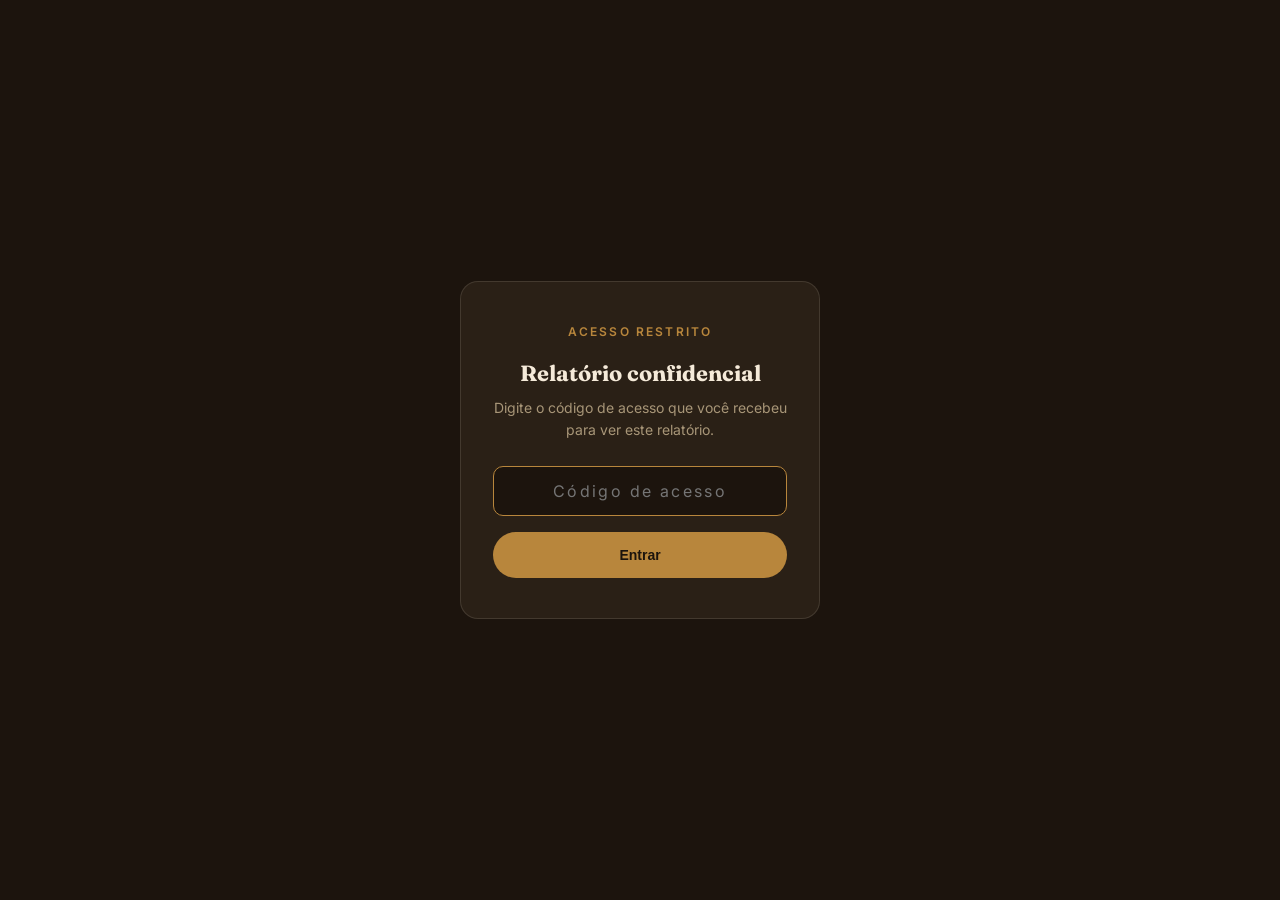
<file: salvame-o-deus/index.html>
<!doctype html>
<html lang="pt-BR">
<head>
<meta charset="UTF-8">
<meta name="viewport" content="width=device-width, initial-scale=1">
<title>Salvame, ó Deus — Relatório de Performance · Cafecomigor</title>
<meta name="description" content="Relatório de performance do conteúdo musical Salvame, ó Deus — alcance, engajamento e público.">
<link rel="preconnect" href="https://fonts.googleapis.com">
<link rel="preconnect" href="https://fonts.gstatic.com" crossorigin>
<link href="https://fonts.googleapis.com/css2?family=Fraunces:opsz,wght@9..144,400;9..144,500;9..144,600;9..144,700&family=Inter:wght@400;500;600;700&display=swap" rel="stylesheet">
<link rel="stylesheet" href="../assets/theme.css">
</head>
<body>

<div class="gate-overlay" id="gate-overlay">
  <div class="gate-card">
    <p class="kicker">Acesso restrito</p>
    <h2>Relatório confidencial</h2>
    <p class="gate-desc">Digite o código de acesso que você recebeu para ver este relatório.</p>
    <form id="gate-form">
      <input type="text" id="gate-input" inputmode="numeric" autocomplete="off" placeholder="Código de acesso">
      <p class="gate-error" id="gate-error">Código incorreto. Tente novamente.</p>
      <button type="submit" class="btn primary">Entrar</button>
    </form>
  </div>
</div>
<script>window.GATE_HASH = "dcb13cb8272b156d53b6a0861e5862eb8e6778058a83c0eb339983a2b92f27fa";</script>

<div id="report-content" style="display:none">

<header class="hero">
  <div class="wrap">
    <div class="eyebrow-row">
      <a class="back-link" href="../">← Todos os relatórios</a>
      <span class="badge">Dados nativos do Instagram</span>
    </div>
    <p class="kicker">Música</p>
    <h1>Salvame, ó Deus</h1>
    <p class="subtitle">Relatório de performance do Reel "Salvame, ó Deus" — alcance orgânico, comportamento de audiência e engajamento da publicação.</p>
    <div class="cta-row">
      <a class="btn primary" href="https://www.instagram.com/p/Db9Zu0Kv9TP/" target="_blank" rel="noopener">Assistir ao conteúdo ↗</a>
    </div>
  </div>
</header>

<section class="alt" id="visao-geral">
  <div class="wrap">
    <p class="kicker">Visão Geral</p>
    <h2 class="title">Alcance do Conteúdo</h2>
    <div class="kpi-row">
      <div class="kpi kpi-highlight">
        <div class="kpi-label">Visualizações</div>
        <div class="kpi-value">28.112</div>
        <div class="kpi-note">Total de reproduções do vídeo.</div>
      </div>
      <div class="kpi">
        <div class="kpi-label">Contas alcançadas</div>
        <div class="kpi-value">18.243</div>
        <div class="kpi-note">Pessoas únicas que visualizaram o conteúdo.</div>
      </div>
      <div class="kpi">
        <div class="kpi-label">Tempo médio de visualização</div>
        <div class="kpi-value">14s</div>
      </div>
      <div class="kpi">
        <div class="kpi-label">Novos seguidores</div>
        <div class="kpi-value">+37</div>
        <div class="kpi-note">Crescimento líquido gerado diretamente pelo conteúdo.</div>
      </div>
    </div>
  </div>
</section>

<section id="comportamento">
  <div class="wrap">
    <p class="kicker">Vídeo</p>
    <h2 class="title">Comportamento da Audiência</h2>
    <div class="two-col">
      <div class="bar-list">
        <div class="bar-row peak">
          <span class="b-label">Taxa de pulo</span>
          <span class="b-track"><span class="b-fill" data-w="52%"></span></span>
          <span class="b-val">52%</span>
        </div>
        <div class="bar-row">
          <span class="b-label">Taxa de curtidas</span>
          <span class="b-track"><span class="b-fill" data-w="11%"></span></span>
          <span class="b-val">11%</span>
        </div>
        <div class="bar-row">
          <span class="b-label">Salvamentos</span>
          <span class="b-track"><span class="b-fill" data-w="1.3%"></span></span>
          <span class="b-val">1,3%</span>
        </div>
        <div class="bar-row">
          <span class="b-label">Repost</span>
          <span class="b-track"><span class="b-fill" data-w="1.3%"></span></span>
          <span class="b-val">1,3%</span>
        </div>
        <div class="bar-row">
          <span class="b-label">Compartilhamento</span>
          <span class="b-track"><span class="b-fill" data-w="1.2%"></span></span>
          <span class="b-val">1,2%</span>
        </div>
        <div class="bar-row">
          <span class="b-label">Comentários</span>
          <span class="b-track"><span class="b-fill" data-w="0.3%"></span></span>
          <span class="b-val">0,3%</span>
        </div>
      </div>
      <div class="callout">
        <div class="co-title">Leitura do comportamento</div>
        <p>Taxas calculadas sobre o total de visualizações. A taxa de curtidas de 11% é um sinal forte de aprovação — bem acima da média de conteúdos orgânicos — indicando que quem assistiu se identificou fortemente com a mensagem da música.</p>
        <p>A taxa de pulo de 52% é esperada em formatos de música/louvor, onde parte do público passa rapidamente até encontrar o trecho que busca — o que não impediu um volume relevante de curtidas, salvamentos e compartilhamentos.</p>
      </div>
    </div>
  </div>
</section>

<section class="alt" id="origem">
  <div class="wrap">
    <p class="kicker">Distribuição</p>
    <h2 class="title">Origem das Visualizações</h2>
    <div class="bar-list" style="max-width:520px;">
      <div class="bar-row peak">
        <span class="b-label">Feed</span>
        <span class="b-track"><span class="b-fill" data-w="73.9%"></span></span>
        <span class="b-val">73,9%</span>
      </div>
      <div class="bar-row">
        <span class="b-label">Aba Reels</span>
        <span class="b-track"><span class="b-fill" data-w="13.4%"></span></span>
        <span class="b-val">13,4%</span>
      </div>
      <div class="bar-row">
        <span class="b-label">Outras origens</span>
        <span class="b-track"><span class="b-fill" data-w="12.7%"></span></span>
        <span class="b-val">12,7%</span>
      </div>
    </div>
    <p class="section-sub" style="margin-bottom:0;">Grande parte da audiência veio diretamente do feed dos próprios seguidores, com a aba Reels como segunda maior fonte de descoberta.</p>
  </div>
</section>

<section id="engajamento">
  <div class="wrap">
    <p class="kicker">Comunidade</p>
    <h2 class="title">Engajamento</h2>
    <div class="kpi-row">
      <div class="kpi">
        <div class="kpi-label">Curtidas e reações</div>
        <div class="kpi-value">2.140</div>
      </div>
      <div class="kpi">
        <div class="kpi-label">Salvamentos</div>
        <div class="kpi-value">255</div>
      </div>
      <div class="kpi">
        <div class="kpi-label">Reposts</div>
        <div class="kpi-value">242</div>
      </div>
      <div class="kpi">
        <div class="kpi-label">Compartilhamentos</div>
        <div class="kpi-value">226</div>
      </div>
      <div class="kpi">
        <div class="kpi-label">Comentários</div>
        <div class="kpi-value">61</div>
      </div>
      <div class="kpi">
        <div class="kpi-label">Visitas ao perfil</div>
        <div class="kpi-value">89</div>
      </div>
    </div>
  </div>
</section>

<section class="alt" id="publico">
  <div class="wrap">
    <p class="kicker">Alcance</p>
    <h2 class="title">Perfil do Público</h2>
    <div class="two-col">
      <div>
        <p class="section-sub" style="margin-top:0;">Seguidores x Não-seguidores</p>
        <div class="stat-pair">
          <div class="stat-pill">
            <div class="sp-val">53,4%</div>
            <div class="sp-label">Seguidores</div>
          </div>
          <div class="stat-pill">
            <div class="sp-val">46,6%</div>
            <div class="sp-label">Não-seguidores</div>
          </div>
        </div>
      </div>
      <div>
        <p class="section-sub" style="margin-top:0;">Faixa etária</p>
        <div class="bar-list">
          <div class="bar-row"><span class="b-label">18–24</span><span class="b-track"><span class="b-fill" data-w="22.8%"></span></span><span class="b-val">22,8%</span></div>
          <div class="bar-row peak"><span class="b-label">25–34</span><span class="b-track"><span class="b-fill" data-w="38.4%"></span></span><span class="b-val">38,4%</span></div>
          <div class="bar-row"><span class="b-label">35–44</span><span class="b-track"><span class="b-fill" data-w="21.4%"></span></span><span class="b-val">21,4%</span></div>
          <div class="bar-row"><span class="b-label">45–54</span><span class="b-track"><span class="b-fill" data-w="9%"></span></span><span class="b-val">9%</span></div>
        </div>
      </div>
    </div>
  </div>
</section>

<section id="resultado">
  <div class="wrap">
    <p class="kicker">Resultado</p>
    <h2 class="title">Leitura do Conteúdo</h2>
    <div class="callout">
      <p>"Salvame, ó Deus" alcançou 18.243 contas únicas e gerou 28.112 reproduções, com quase metade da audiência (46,6%) formada por não-seguidores — sinal de que o conteúdo circulou além da base já existente. A taxa de curtidas de 11% e o volume combinado de mais de 780 ações de salvar, repostar e compartilhar mostram uma identificação forte com a mensagem, típica de conteúdo de fé e louvor.</p>
      <p>O resultado direto em crescimento de perfil — 37 novos seguidores e 89 visitas — é modesto perto do alcance total, mas coerente com o formato: quem se conecta com uma música tende a guardar ou compartilhar antes de seguir. O público concentrado entre 25 e 44 anos (quase 60% do total) reforça que a mensagem chegou numa faixa etária madura e engajada.</p>
    </div>
  </div>
</section>

<footer>
  <div class="wrap">
    <div class="btn-row">
      <a class="btn primary" href="https://www.instagram.com/p/Db9Zu0Kv9TP/" target="_blank" rel="noopener">Assistir ao conteúdo ↗</a>
      <a class="btn ghost" href="../">← Todos os relatórios</a>
    </div>
    <p class="fine">Cafecomigor · relatório de conteúdo.</p>
  </div>
</footer>

<script>
  if ('IntersectionObserver' in window) {
    var io = new IntersectionObserver(function(entries){
      entries.forEach(function(e){
        if (e.isIntersecting) {
          e.target.querySelectorAll('.b-fill').forEach(function(el){ el.style.width = el.dataset.w; });
          io.unobserve(e.target);
        }
      });
    }, { threshold: 0.3 });
    document.querySelectorAll('.bar-list').forEach(function(el){ io.observe(el); });
  } else {
    document.querySelectorAll('.b-fill').forEach(function(el){ el.style.width = el.dataset.w; });
  }
</script>

</div>
<script src="../assets/gate.js"></script>
</body>
</html>
</file>
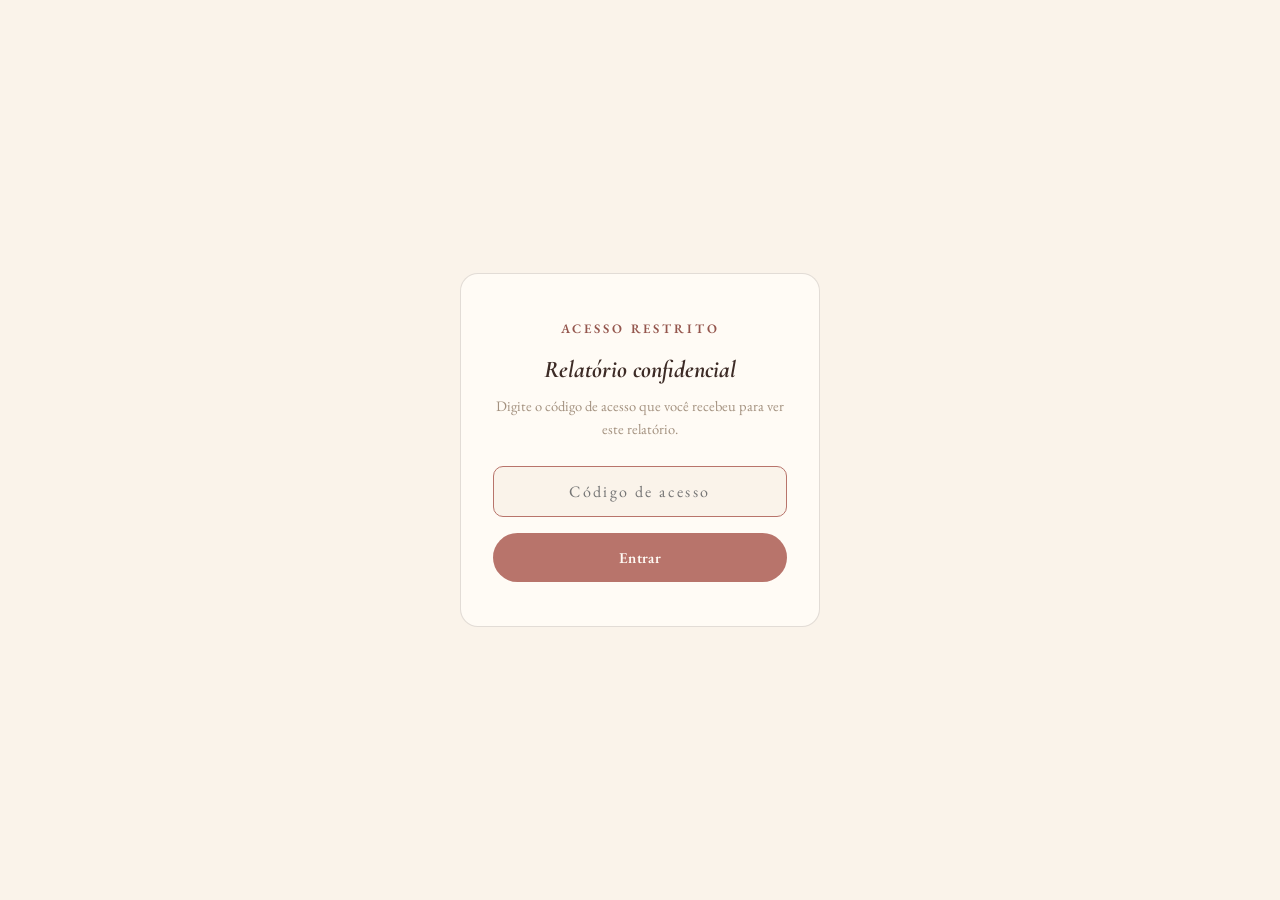
<file: esther-marcos/editora-vida/index.html>
<!doctype html>
<html lang="pt-BR">
<head>
<meta charset="UTF-8">
<meta name="viewport" content="width=device-width, initial-scale=1">
<meta name="robots" content="noindex, nofollow">
<title>Esther Marcos × Editora Vida — Relatório de Campanha</title>
<meta name="description" content="Relatório de performance da campanha Esther Marcos × Editora Vida.">
<link rel="preconnect" href="https://fonts.googleapis.com">
<link rel="preconnect" href="https://fonts.gstatic.com" crossorigin>
<link href="https://fonts.googleapis.com/css2?family=Cormorant+Garamond:ital,wght@0,500;0,600;1,500;1,600&family=EB+Garamond:ital,wght@0,400;0,600;1,400&display=swap" rel="stylesheet">
<link rel="stylesheet" href="vintage.css">
</head>
<body>

<div class="gate-overlay" id="gate-overlay">
  <div class="gate-card">
    <p class="kicker">Acesso restrito</p>
    <h2>Relatório confidencial</h2>
    <p class="gate-desc">Digite o código de acesso que você recebeu para ver este relatório.</p>
    <form id="gate-form">
      <input type="text" id="gate-input" inputmode="numeric" autocomplete="off" placeholder="Código de acesso">
      <p class="gate-error" id="gate-error">Código incorreto. Tente novamente.</p>
      <button type="submit" class="btn primary">Entrar</button>
    </form>
  </div>
</div>
<script>window.GATE_HASH = "9911d25a53a6ba0076380e8f66d9b322ea2847fece1b3684477e73f8054cd5b1";</script>

<div id="report-content" style="display:none">

<header class="hero">
  <div class="wrap">
    <p class="badge">Relatório Confidencial</p>
    <h1>Esther Marcos</h1>
    <p class="h-sub">× Editora Vida</p>
    <p class="subtitle">Um retrato do alcance e do carinho que o conteúdo despertou — Stories, Reels e Carrossel reunidos num só lugar.</p>
    <div class="cta-row">
      <a class="btn primary" href="https://www.instagram.com/p/Dceilwuv3mv/" target="_blank" rel="noopener">Ver o vídeo ↗</a>
      <a class="btn ghost" href="https://www.instagram.com/p/DcjtCAsj0u_/?img_index=1" target="_blank" rel="noopener">Ver o post ↗</a>
    </div>
  </div>
</header>

<section>
  <div class="wrap">
    <p class="kicker">Visão Geral</p>
    <h2 class="title">O Alcance da Campanha</h2>
    <div class="kpi-row reveal">
      <div class="kpi">
        <div class="kpi-label">Alcance total</div>
        <div class="kpi-value" data-target="47517">0</div>
        <div class="kpi-note">Somando Stories, Reels e Carrossel.</div>
      </div>
      <div class="kpi">
        <div class="kpi-label">Interações totais</div>
        <div class="kpi-value" data-target="5912">0</div>
        <div class="kpi-note">Curtidas, comentários, salvamentos e compartilhamentos.</div>
      </div>
      <div class="kpi">
        <div class="kpi-label">Novos seguidores</div>
        <div class="kpi-value" data-target="44" data-suffix="">0</div>
      </div>
      <div class="kpi">
        <div class="kpi-label">Formatos usados</div>
        <div class="kpi-value" data-target="3">0</div>
        <div class="kpi-note">Stories, Reels e Carrossel no feed.</div>
      </div>
    </div>
  </div>
</section>

<section class="alt">
  <div class="wrap">
    <p class="kicker">Stories</p>
    <h2 class="title">Uma Conversa em Cinco Telas</h2>
    <div class="cards-grid reveal" style="margin-bottom:44px;">
      <div class="info-card">
        <div class="ic-name">Tela 1 — Pergunta ao público</div>
        <div class="ic-stats">
          <span><span class="ic-stat-val" data-target="2734">0</span><span class="ic-stat-label">Visualizações</span></span>
          <span><span class="ic-stat-val" data-target="49">0</span><span class="ic-stat-label">Interações</span></span>
        </div>
      </div>
      <div class="info-card">
        <div class="ic-name">Tela 2 — Sobre o livro</div>
        <div class="ic-stats">
          <span><span class="ic-stat-val" data-target="6158">0</span><span class="ic-stat-label">Alcance</span></span>
          <span><span class="ic-stat-val" data-target="150">0</span><span class="ic-stat-label">Interações</span></span>
        </div>
      </div>
      <div class="info-card">
        <div class="ic-name">Tela 3 — Reforço</div>
        <div class="ic-stats">
          <span><span class="ic-stat-val" data-target="4230">0</span><span class="ic-stat-label">Alcance</span></span>
          <span><span class="ic-stat-val" data-target="142">0</span><span class="ic-stat-label">Interações</span></span>
        </div>
      </div>
      <div class="info-card">
        <div class="ic-name">Vídeo</div>
        <div class="ic-stats">
          <span><span class="ic-stat-val" data-target="2880">0</span><span class="ic-stat-label">Alcance</span></span>
          <span><span class="ic-stat-val" data-target="97">0</span><span class="ic-stat-label">Interações</span></span>
        </div>
      </div>
      <div class="info-card">
        <div class="ic-name">Foto / Carrossel</div>
        <div class="ic-stats">
          <span><span class="ic-stat-val" data-target="3616">0</span><span class="ic-stat-label">Alcance</span></span>
          <span><span class="ic-stat-val" data-target="130">0</span><span class="ic-stat-label">Interações</span></span>
        </div>
      </div>
    </div>

    <div class="callout reveal">
      <div class="co-title">A pergunta que abriu a conversa</div>
      <p style="margin-bottom:22px;">Na primeira tela, o público foi convidado a dizer se já conhecia o livro. De 106 respostas:</p>
      <div class="split-bar">
        <span class="seg" data-w="66%" style="background:var(--series-2);"></span>
        <span class="seg" data-w="34%" style="background:var(--series-1);"></span>
      </div>
      <div class="split-legend">
        <span class="sl-item"><span class="sl-dot" style="background:var(--series-2);"></span>Não conheciam <span class="sl-val">66%</span></span>
        <span class="sl-item"><span class="sl-dot" style="background:var(--series-1);"></span>Já conheciam <span class="sl-val">34%</span></span>
      </div>
    </div>
  </div>
</section>

<section>
  <div class="wrap">
    <p class="kicker">Reels</p>
    <h2 class="title">O Vídeo que Chegou Longe</h2>
    <div class="kpi-row reveal" style="margin-bottom:20px;">
      <div class="kpi">
        <div class="kpi-label">Visualizações</div>
        <div class="kpi-value" data-target="24030">0</div>
      </div>
      <div class="kpi">
        <div class="kpi-label">Contas alcançadas</div>
        <div class="kpi-value" data-target="13431">0</div>
      </div>
      <div class="kpi">
        <div class="kpi-label">Tempo médio</div>
        <div class="kpi-value" data-target="9" data-suffix="s">0</div>
      </div>
      <div class="kpi">
        <div class="kpi-label">Visitas ao perfil</div>
        <div class="kpi-value" data-target="240">0</div>
      </div>
    </div>
    <div class="kpi-row reveal" style="margin-bottom:56px;">
      <div class="kpi">
        <div class="kpi-label">Curtidas</div>
        <div class="kpi-value" data-target="1330">0</div>
      </div>
      <div class="kpi">
        <div class="kpi-label">Comentários</div>
        <div class="kpi-value" data-target="108">0</div>
      </div>
      <div class="kpi">
        <div class="kpi-label">Compartilhamentos</div>
        <div class="kpi-value" data-target="106">0</div>
      </div>
      <div class="kpi">
        <div class="kpi-label">Salvamentos</div>
        <div class="kpi-value" data-target="411">0</div>
      </div>
      <div class="kpi">
        <div class="kpi-label">Novos seguidores</div>
        <div class="kpi-value" data-target="44">0</div>
      </div>
    </div>

    <div class="two-col reveal" style="margin-bottom:20px;">
      <div class="donut-wrap">
        <p class="section-sub" style="margin:0;">Quem assistiu</p>
        <div class="donut">
          <svg viewBox="0 0 200 200">
            <circle class="track" cx="100" cy="100" r="84"></circle>
            <circle class="seg" cx="100" cy="100" r="84" data-pct="53.5" style="stroke:var(--series-2);"></circle>
            <circle class="seg" cx="100" cy="100" r="84" data-pct="46.5" style="stroke:var(--series-1);"></circle>
          </svg>
          <div class="donut-center">
            <span class="dc-val">53,5%</span>
            <span class="dc-label">não seguiam o perfil</span>
          </div>
        </div>
        <div class="split-legend">
          <span class="sl-item"><span class="sl-dot" style="background:var(--series-2);"></span>Não seguidores <span class="sl-val">53,5%</span></span>
          <span class="sl-item"><span class="sl-dot" style="background:var(--series-1);"></span>Seguidores <span class="sl-val">46,5%</span></span>
        </div>
      </div>
      <div>
        <p class="section-sub" style="margin-top:0;">Faixa etária</p>
        <div class="bar-list">
          <div class="bar-row"><span class="b-label">18–24</span><span class="b-track"><span class="b-fill" data-w="34%"></span></span><span class="b-val">34%</span></div>
          <div class="bar-row"><span class="b-label">25–34</span><span class="b-track"><span class="b-fill" data-w="42%" style="background:var(--rose-deep);"></span></span><span class="b-val">42%</span></div>
          <div class="bar-row"><span class="b-label">35–54</span><span class="b-track"><span class="b-fill" data-w="24%"></span></span><span class="b-val">24%</span></div>
        </div>
      </div>
    </div>

    <div class="cta-row" style="margin-top:24px;">
      <a class="btn ghost" href="https://www.instagram.com/p/Dceilwuv3mv/" target="_blank" rel="noopener">Ver o vídeo ↗</a>
    </div>
  </div>
</section>

<section class="alt">
  <div class="wrap">
    <p class="kicker">Carrossel no Feed</p>
    <h2 class="title">A Primeira Impressão</h2>
    <div class="kpi-row reveal" style="margin-bottom:20px;">
      <div class="kpi">
        <div class="kpi-label">Visualizações</div>
        <div class="kpi-value" data-target="42492">0</div>
      </div>
      <div class="kpi">
        <div class="kpi-label">Pessoas alcançadas</div>
        <div class="kpi-value" data-target="14468">0</div>
      </div>
      <div class="kpi">
        <div class="kpi-label">Visitas ao perfil</div>
        <div class="kpi-value" data-target="472">0</div>
      </div>
      <div class="kpi">
        <div class="kpi-label">1ª tela isolada</div>
        <div class="kpi-value" data-target="1100">0</div>
        <div class="kpi-note">Visualização + interação só da capa.</div>
      </div>
    </div>
    <div class="kpi-row reveal" style="margin-bottom:56px;">
      <div class="kpi">
        <div class="kpi-label">Curtidas</div>
        <div class="kpi-value" data-target="2384">0</div>
      </div>
      <div class="kpi">
        <div class="kpi-label">Comentários</div>
        <div class="kpi-value" data-target="56">0</div>
      </div>
      <div class="kpi">
        <div class="kpi-label">Compartilhamentos</div>
        <div class="kpi-value" data-target="825">0</div>
      </div>
      <div class="kpi">
        <div class="kpi-label">Salvamentos</div>
        <div class="kpi-value" data-target="124">0</div>
      </div>
    </div>
    <div class="cta-row">
      <a class="btn ghost" href="https://www.instagram.com/p/DcjtCAsj0u_/?img_index=1" target="_blank" rel="noopener">Ver o post ↗</a>
    </div>
  </div>
</section>

<section>
  <div class="wrap">
    <p class="kicker">Comparativo</p>
    <h2 class="title">Alcance por Formato</h2>
    <div class="bar-list reveal" style="max-width:560px; margin:0 auto;">
      <div class="bar-row"><span class="b-label">Stories</span><span class="b-track"><span class="b-fill" data-w="100%"></span></span><span class="b-val">19.618</span></div>
      <div class="bar-row"><span class="b-label">Carrossel</span><span class="b-track"><span class="b-fill" data-w="73.8%"></span></span><span class="b-val">14.468</span></div>
      <div class="bar-row"><span class="b-label">Reels</span><span class="b-track"><span class="b-fill" data-w="68.5%"></span></span><span class="b-val">13.431</span></div>
    </div>
    <p class="section-sub" style="margin-top:24px;">Stories somam o alcance das cinco publicações do dia.</p>
  </div>
</section>

<section class="alt">
  <div class="wrap">
    <div class="ornament">
      <div class="line"></div>
      <svg width="18" height="18" viewBox="0 0 18 18" fill="none"><path d="M9 1c2 3 4 5 8 8-4 3-6 5-8 8-2-3-4-5-8-8 4-3 6-5 8-8Z" stroke="currentColor" stroke-width="1"/></svg>
      <div class="line"></div>
    </div>
    <div class="callout quote reveal">
      <p>Um livro apresentado com carinho, em cinco momentos de Stories, um vídeo e um carrossel — e mais de 47 mil alcances depois, quase 6 mil pessoas curtiram, comentaram, salvaram ou compartilharam. Números bonitos, mas o mais bonito é o que eles significam: gente conhecendo uma história que ainda não conhecia.</p>
    </div>
  </div>
</section>

<footer>
  <div class="wrap">
    <div class="btn-row">
      <a class="btn primary" href="https://www.instagram.com/p/Dceilwuv3mv/" target="_blank" rel="noopener">Ver o vídeo ↗</a>
      <a class="btn ghost" href="https://www.instagram.com/p/DcjtCAsj0u_/?img_index=1" target="_blank" rel="noopener">Ver o post ↗</a>
    </div>
    <p class="fine">Esther Marcos × Editora Vida · relatório de campanha.</p>
  </div>
</footer>

</div>
<script src="script.js"></script>
<script src="../../assets/gate.js"></script>
</body>
</html>
</file>
<file: assets/theme.css>
:root{
  --surface:      #1c140d;
  --surface-alt:  #251b12;
  --surface-card: #2a2016;
  --ink:          #f5ead9;
  --ink-2:        #cbb896;
  --ink-muted:    #a89678;
  --gold:         #b8863c;
  --gold-soft:    rgba(184,134,60,0.16);
  --rust:         #9c4530;
  --green:        #6f8f5c;
  --hairline:     rgba(245,234,217,0.12);
  --hairline-2:   rgba(245,234,217,0.06);
}
*{box-sizing:border-box;}
html{scroll-behavior:smooth;}
body{
  margin:0;
  background:var(--surface);
  color:var(--ink);
  font-family:"Inter", -apple-system, sans-serif;
  -webkit-font-smoothing:antialiased;
}
h1,h2,h3,.serif{font-family:"Fraunces", Georgia, serif;}
.wrap{max-width:1080px; margin:0 auto; padding:0 32px;}
section{padding:88px 0;}
section.alt{background:var(--surface-alt); border-bottom:1px solid var(--hairline);}
section:not(.alt){border-bottom:1px solid var(--hairline);}
.kicker{
  font-family:"Inter", sans-serif;
  font-size:12px;
  font-weight:600;
  letter-spacing:0.18em;
  text-transform:uppercase;
  color:var(--gold);
  margin:0 0 16px;
}
h2.title{
  font-size:clamp(26px,4vw,38px);
  font-weight:600;
  margin:0 0 36px;
  color:var(--ink);
}
p{color:var(--ink-2); line-height:1.7; font-size:16px;}
a{color:inherit;}

/* ---------- HERO ---------- */
.hero{
  position:relative;
  background:linear-gradient(160deg, #241a10, #170f09 70%);
  border-bottom:1px solid var(--hairline);
  padding:72px 0 56px;
}
.hero .eyebrow-row{
  display:flex; align-items:center; justify-content:space-between; flex-wrap:wrap; gap:16px;
  margin-bottom:28px;
}
.badge{
  font-size:11px;
  letter-spacing:0.08em;
  text-transform:uppercase;
  color:var(--ink);
  border:1px solid var(--hairline);
  border-radius:999px;
  padding:8px 16px;
  background:#1c140d;
  white-space:nowrap;
}
.back-link{
  font-size:13px;
  color:var(--ink-muted);
  text-decoration:none;
  border-bottom:1px solid transparent;
}
.back-link:hover{color:var(--gold); border-color:var(--gold);}
.hero h1{
  font-size:clamp(30px,5vw,52px);
  font-weight:600;
  margin:0 0 14px;
  line-height:1.12;
}
.hero .subtitle{
  font-size:clamp(15px,1.8vw,18px);
  color:var(--ink-2);
  max-width:640px;
  margin:0 0 32px;
  line-height:1.6;
}
.cta-row{display:flex; gap:14px; flex-wrap:wrap;}
.btn{
  display:inline-flex;
  align-items:center;
  gap:8px;
  padding:14px 26px;
  border-radius:999px;
  text-decoration:none;
  font-size:14px;
  font-weight:600;
  border:1px solid transparent;
}
.btn.primary{background:var(--gold); color:#1c140d;}
.btn.primary:hover{background:#c99a52;}
.btn.ghost{border-color:var(--hairline); color:var(--ink-2);}
.btn.ghost:hover{border-color:var(--gold); color:var(--gold);}

/* ---------- CAMPAIGN BANNER ---------- */
.campaign-banner{
  border-top:3px solid var(--gold);
  background:linear-gradient(160deg, #241a10, var(--surface) 65%);
  padding:64px 0 40px;
}
.campaign-banner .c-eyebrow{
  display:flex; align-items:center; justify-content:space-between; flex-wrap:wrap; gap:16px;
  margin-bottom:20px;
}
.campaign-title{
  font-family:"Fraunces",serif;
  font-size:clamp(24px,3.6vw,36px);
  font-weight:600;
  margin:0 0 12px;
  color:var(--ink);
}
.campaign-subtitle{
  font-size:15.5px;
  color:var(--ink-2);
  max-width:640px;
  margin:0 0 24px;
  line-height:1.65;
}

/* ---------- CAPA DO LIVRO NO BANNER ---------- */
.campaign-head-grid{display:grid; grid-template-columns:1fr auto; gap:40px; align-items:center;}
@media (max-width:700px){.campaign-head-grid{grid-template-columns:1fr; gap:28px;}}
.campaign-cover{
  width:84px; flex:0 0 auto; border-radius:8px; overflow:hidden;
  border:1px solid var(--hairline); box-shadow:0 12px 26px rgba(0,0,0,0.35);
  display:block; transition:transform .2s ease, box-shadow .2s ease;
}
.campaign-cover img{width:100%; display:block;}
.campaign-cover:hover{transform:scale(1.08); box-shadow:0 16px 32px rgba(0,0,0,0.45);}
@media (max-width:700px){.campaign-cover{width:72px;}}

/* ---------- MINIATURA DE VÍDEO NO CABEÇALHO DE SEÇÃO ---------- */
.section-head-media{display:flex; align-items:center; gap:20px; margin-bottom:12px; flex-wrap:wrap;}
.section-head-media .shm-thumb{
  width:40px; height:50px; border-radius:6px; overflow:hidden; flex:0 0 auto;
  border:1px solid var(--hairline); box-shadow:0 6px 14px rgba(0,0,0,0.3);
  display:block; transition:transform .2s ease, box-shadow .2s ease;
}
.section-head-media .shm-thumb img{width:100%; height:100%; object-fit:cover; display:block;}
.section-head-media .shm-thumb:hover{transform:scale(1.15); box-shadow:0 10px 20px rgba(0,0,0,0.4);}
.section-head-media .shm-text{flex:1 1 auto; min-width:200px;}
.section-head-media .shm-text .kicker{margin-bottom:6px;}
.section-head-media .shm-text h2{margin-bottom:0;}

/* ---------- KPI ---------- */
.kpi-row{display:grid; grid-template-columns:repeat(auto-fit,minmax(200px,1fr)); gap:18px; margin-bottom:16px;}
.kpi{
  background:var(--surface-card);
  border:1px solid var(--hairline);
  border-radius:16px;
  padding:24px 22px;
}
.kpi .kpi-label{font-size:12px; letter-spacing:0.05em; text-transform:uppercase; color:var(--ink-muted); margin-bottom:10px;}
.kpi .kpi-value{font-family:"Fraunces",serif; font-size:clamp(24px,3vw,32px); font-weight:600; color:var(--ink);}
.kpi .kpi-note{font-size:12.5px; color:var(--ink-muted); margin-top:8px; line-height:1.5;}
.kpi-highlight{border-color:var(--gold); background:linear-gradient(160deg, rgba(184,134,60,0.14), var(--surface-card));}
.kpi-highlight .kpi-value{color:var(--gold);}

/* ---------- BARRAS (retenção / origem) ---------- */
.bar-list{display:flex; flex-direction:column; gap:14px;}
.bar-row{display:grid; grid-template-columns:140px 1fr 74px; align-items:center; gap:14px;}
@media (max-width:520px){.bar-row{grid-template-columns:96px 1fr 56px;}}
.bar-row .b-label{font-size:13.5px; color:var(--ink-2); line-height:1.3;}
.bar-row .b-track{display:block; height:12px; border-radius:5px; background:var(--hairline-2); position:relative; overflow:hidden;}
.bar-row .b-fill{display:block; height:100%; border-radius:5px; background:var(--gold); width:0; transition:width 1.1s cubic-bezier(.16,.84,.44,1);}
.bar-row .b-val{font-size:13.5px; color:var(--ink); text-align:right; font-variant-numeric:tabular-nums; font-weight:600;}
.bar-row.peak .b-fill{background:linear-gradient(90deg, var(--gold), #d4a75c);}
.bar-row.peak .b-label{color:var(--ink); font-weight:600;}

/* ---------- CARDS ---------- */
.cards-grid{display:grid; grid-template-columns:repeat(auto-fit,minmax(200px,1fr)); gap:18px;}
.info-card{
  background:var(--surface-card);
  border:1px solid var(--hairline);
  border-radius:14px;
  padding:22px 20px;
}
.info-card .ic-name{font-family:"Fraunces",serif; font-size:16px; font-weight:500; color:var(--ink); margin-bottom:8px;}
.info-card .ic-desc{font-size:13.5px; color:var(--ink-muted); line-height:1.55;}

/* ---------- CALLOUT ---------- */
.callout{
  border:1px solid var(--hairline);
  border-left:3px solid var(--gold);
  border-radius:14px;
  padding:28px 28px;
  background:var(--surface-card);
}
.callout .co-title{
  display:flex; align-items:center; gap:8px;
  font-family:"Fraunces",serif; font-size:17px; font-weight:600; color:var(--gold); margin-bottom:12px;
}
.callout p{margin:0 0 14px; font-size:15px;}
.callout p:last-child{margin-bottom:0;}
.callout strong{color:var(--ink);}

/* ---------- TABLE / FUNIL ---------- */
.funnel-table{width:100%; border-collapse:collapse; border:1px solid var(--hairline); border-radius:14px; overflow:hidden;}
.funnel-table th, .funnel-table td{padding:14px 18px; text-align:left; font-size:14px;}
.funnel-table thead th{
  background:var(--surface-card);
  color:var(--ink-muted);
  font-size:11px;
  letter-spacing:0.06em;
  text-transform:uppercase;
  font-weight:600;
  border-bottom:1px solid var(--hairline);
}
.funnel-table tbody tr{border-bottom:1px solid var(--hairline-2);}
.funnel-table tbody tr:last-child{border-bottom:none;}
.funnel-table tbody tr:nth-child(odd){background:rgba(245,234,217,0.02);}
.funnel-table td.strong{font-family:"Fraunces",serif; font-weight:600; color:var(--ink);}
.funnel-table td.gold{color:var(--gold); font-weight:600;}

.two-col{display:grid; grid-template-columns:1fr 1fr; gap:40px;}
@media (max-width:760px){.two-col{grid-template-columns:1fr;}}

.stat-pair{display:flex; gap:16px; flex-wrap:wrap;}
.stat-pill{
  flex:1; min-width:150px;
  background:var(--surface-card);
  border:1px solid var(--hairline);
  border-radius:14px;
  padding:20px 20px;
  text-align:center;
}
.stat-pill .sp-val{font-family:"Fraunces",serif; font-size:28px; font-weight:600; color:var(--gold);}
.stat-pill .sp-label{font-size:12px; color:var(--ink-muted); margin-top:6px; line-height:1.5;}

.section-sub{color:var(--ink-muted); font-size:14px; margin:-24px 0 36px;}

/* ---------- FOOTER ---------- */
footer{
  padding:64px 0 40px;
  text-align:center;
}
footer .fine{font-size:12px; color:var(--ink-muted); border-top:1px solid var(--hairline-2); padding-top:24px; margin-top:16px;}
footer .btn-row{display:flex; gap:14px; justify-content:center; flex-wrap:wrap; margin-bottom:8px;}

/* ---------- GATE (acesso restrito) ---------- */
.gate-overlay{
  position:fixed;
  top:0; left:0; right:0; bottom:0;
  width:100%; height:100%;
  z-index:999;
  background:var(--surface);
  display:none;
  align-items:center; justify-content:center;
  text-align:center;
  padding:24px;
  box-sizing:border-box;
  overflow-y:auto;
}
.gate-card{
  max-width:360px; width:100%;
  margin:0 auto;
  background:var(--surface-card);
  border:1px solid var(--hairline);
  border-radius:18px;
  padding:40px 32px;
  text-align:center;
  box-sizing:border-box;
}
.gate-card .kicker{justify-content:center; display:flex; margin:0 0 16px;}
.gate-card h2{font-family:"Fraunces",serif; font-size:22px; margin:0 0 10px; color:var(--ink);}
.gate-card p.gate-desc{font-size:14px; color:var(--ink-muted); margin:0 0 24px; line-height:1.6;}
.gate-card input{
  width:100%;
  background:var(--surface);
  border:1px solid var(--hairline);
  border-radius:10px;
  padding:14px 16px;
  color:var(--ink);
  font-size:16px;
  text-align:center;
  letter-spacing:0.15em;
  margin-bottom:16px;
  font-family:"Inter",sans-serif;
  box-sizing:border-box;
}
.gate-card input:focus{outline:none; border-color:var(--gold);}
.gate-card .gate-error{display:none; color:var(--rust); font-size:13px; margin:-8px 0 16px;}
.gate-card button{width:100%; justify-content:center; cursor:pointer;}

/* ---------- LISTA DE RELATÓRIOS (home) ---------- */
.report-grid{display:grid; grid-template-columns:repeat(auto-fit,minmax(260px,1fr)); gap:20px;}
.report-card{
  display:block;
  background:var(--surface-card);
  border:1px solid var(--hairline);
  border-radius:16px;
  padding:28px 26px;
  text-decoration:none;
  transition:border-color .15s ease, transform .15s ease;
}
.report-card:hover{border-color:var(--gold); transform:translateY(-2px);}
.report-card .rc-company{
  font-size:11px; letter-spacing:0.08em; text-transform:uppercase; color:var(--gold); font-weight:600; margin-bottom:12px;
}
.report-card .rc-title{font-family:"Fraunces",serif; font-size:19px; font-weight:500; color:var(--ink); margin-bottom:8px; line-height:1.35;}
.report-card .rc-desc{font-size:13.5px; color:var(--ink-muted); line-height:1.5;}
.empty{
  color:var(--ink-muted);
  padding:24px;
  border:1px dashed var(--hairline);
  border-radius:14px;
  text-align:center;
}

@media (max-width:640px){
  section{padding:60px 0;}
  .wrap{padding:0 20px;}
}

/* ---------- PROVA / PRINTS ---------- */
.proof-grid{
  display:grid;
  grid-template-columns:repeat(auto-fit,minmax(220px,1fr));
  gap:20px;
  max-width:640px;
  margin:0 auto 40px;
}
.proof-grid img{
  width:100%;
  display:block;
  border-radius:16px;
  border:1px solid var(--hairline);
}
.proof-caption{
  text-align:center;
  font-size:12px;
  color:var(--ink-muted);
  margin-top:-24px;
}
</file>
<file: esther-marcos/editora-vida/vintage.css>
:root{
  --bg:          #faf3ea;
  --bg-alt:      #f3e6d5;
  --card:        #fffbf5;
  --ink:         #3d2b26;
  --ink-soft:    #6b5850;
  --ink-faint:   #a3917f;
  --hairline:    rgba(61,43,38,0.15);
  --hairline-2:  rgba(61,43,38,0.08);
  --rose:        #b8746b;
  --rose-deep:   #94564d;
  --gold:        #b98d4f;
  --series-1:    #eb6834;  /* terracotta — validated categorical slot */
  --series-2:    #1baf7a;  /* teal — validated categorical slot */
}
*{box-sizing:border-box;}
html{scroll-behavior:smooth;}
body{
  margin:0;
  background:var(--bg);
  color:var(--ink);
  font-family:"EB Garamond", Georgia, serif;
  font-size:18px;
  -webkit-font-smoothing:antialiased;
}
h1,h2,h3,.display{font-family:"Cormorant Garamond", Georgia, serif;}
.wrap{max-width:880px; margin:0 auto; padding:0 28px;}
section{padding:88px 0;}
section.alt{background:var(--bg-alt);}
p{color:var(--ink-soft); line-height:1.75; font-size:18px;}
a{color:inherit;}

.reveal{opacity:0; transform:translateY(18px); transition:opacity .8s ease, transform .8s ease;}
.reveal.in{opacity:1; transform:none;}

/* ---------- ornamental divider ---------- */
.ornament{display:flex; align-items:center; justify-content:center; gap:14px; margin:0 0 40px; color:var(--rose);}
.ornament svg{flex:0 0 auto;}
.ornament .line{flex:1 1 auto; max-width:120px; height:1px; background:linear-gradient(90deg, transparent, var(--hairline), transparent);}

/* ---------- kicker / titles ---------- */
.kicker{
  font-family:"EB Garamond", serif;
  font-size:13px;
  font-weight:600;
  letter-spacing:0.22em;
  text-transform:uppercase;
  color:var(--rose-deep);
  margin:0 0 14px;
  text-align:center;
}
h2.title{
  font-size:clamp(28px,4vw,40px);
  font-weight:500;
  font-style:italic;
  margin:0 0 44px;
  color:var(--ink);
  text-align:center;
}

/* ---------- hero ---------- */
.hero{
  position:relative;
  padding:96px 0 72px;
  text-align:center;
  background:
    radial-gradient(ellipse 60% 50% at 50% 0%, rgba(184,116,107,0.14), transparent),
    var(--bg);
  border-bottom:1px solid var(--hairline);
}
.hero .kicker{margin-bottom:22px;}
.hero h1{
  font-size:clamp(40px,7vw,68px);
  font-weight:500;
  font-style:italic;
  margin:0 0 6px;
  line-height:1.1;
  color:var(--ink);
}
.hero .h-sub{
  font-family:"EB Garamond", serif;
  font-size:15px;
  letter-spacing:0.1em;
  text-transform:uppercase;
  color:var(--ink-faint);
  margin:0 0 36px;
}
.hero .subtitle{
  max-width:560px;
  margin:0 auto 40px;
  font-size:18px;
  color:var(--ink-soft);
}
.badge{
  display:inline-block;
  font-size:11px;
  letter-spacing:0.14em;
  text-transform:uppercase;
  color:var(--rose-deep);
  border:1px solid var(--hairline);
  border-radius:999px;
  padding:8px 18px;
  background:var(--card);
  margin-bottom:24px;
}

.cta-row{display:flex; gap:14px; flex-wrap:wrap; justify-content:center;}
.btn{
  display:inline-flex; align-items:center; gap:8px;
  padding:14px 28px;
  border-radius:999px;
  text-decoration:none;
  font-family:"EB Garamond", serif;
  font-size:15px;
  letter-spacing:0.03em;
  font-weight:600;
  border:1px solid transparent;
  cursor:pointer;
}
.btn.primary{background:var(--rose); color:#fffaf4;}
.btn.primary:hover{background:var(--rose-deep);}
.btn.ghost{border-color:var(--hairline); color:var(--ink-soft); background:transparent;}
.btn.ghost:hover{border-color:var(--rose); color:var(--rose-deep);}

/* ---------- KPI ---------- */
.kpi-row{display:grid; grid-template-columns:repeat(auto-fit,minmax(180px,1fr)); gap:16px;}
.kpi{
  background:var(--card);
  border:1px solid var(--hairline);
  border-radius:16px;
  padding:26px 22px;
  text-align:center;
}
.kpi .kpi-label{font-size:12.5px; letter-spacing:0.06em; text-transform:uppercase; color:var(--ink-faint); margin-bottom:10px;}
.kpi .kpi-value{font-family:"Cormorant Garamond",serif; font-size:clamp(30px,3.6vw,38px); font-weight:600; color:var(--rose-deep);}
.kpi .kpi-note{font-size:13px; color:var(--ink-faint); margin-top:8px; line-height:1.5;}

/* ---------- content cards ---------- */
.cards-grid{display:grid; grid-template-columns:repeat(auto-fit,minmax(190px,1fr)); gap:16px;}
.info-card{
  background:var(--card);
  border:1px solid var(--hairline);
  border-radius:14px;
  padding:22px 20px;
  text-align:center;
}
.info-card .ic-name{font-family:"Cormorant Garamond",serif; font-size:17px; font-weight:600; font-style:italic; color:var(--ink); margin-bottom:10px;}
.info-card .ic-stats{display:flex; justify-content:center; gap:18px; margin-bottom:6px;}
.info-card .ic-stat-val{font-family:"Cormorant Garamond",serif; font-size:22px; font-weight:600; color:var(--rose-deep); display:block;}
.info-card .ic-stat-label{font-size:10.5px; letter-spacing:0.05em; text-transform:uppercase; color:var(--ink-faint);}

/* ---------- callout ---------- */
.callout{
  border:1px solid var(--hairline);
  border-radius:18px;
  padding:36px 34px;
  background:var(--card);
  text-align:center;
}
.callout .co-title{
  font-family:"Cormorant Garamond",serif; font-size:19px; font-weight:600; color:var(--rose-deep); margin-bottom:14px;
}
.callout p{margin:0 0 14px; font-size:17px;}
.callout p:last-child{margin-bottom:0;}
.callout strong{color:var(--ink); font-weight:600;}
.callout.quote p{
  font-family:"Cormorant Garamond",serif;
  font-style:italic;
  font-size:clamp(19px,2.2vw,23px);
  color:var(--ink);
  line-height:1.6;
}

/* ---------- split bar (2 segments) ---------- */
.split-bar{display:flex; height:14px; border-radius:999px; overflow:hidden; background:var(--hairline-2); margin:28px 0 18px;}
.split-bar .seg{height:100%; width:0; transition:width 1.2s cubic-bezier(.16,.84,.44,1);}
.split-bar .seg + .seg{margin-left:2px;}
.split-legend{display:flex; justify-content:center; gap:32px; flex-wrap:wrap;}
.split-legend .sl-item{display:flex; align-items:center; gap:8px; font-size:14px; color:var(--ink-soft);}
.split-legend .sl-dot{width:10px; height:10px; border-radius:50%; flex:0 0 auto;}
.split-legend .sl-val{font-family:"Cormorant Garamond",serif; font-weight:600; color:var(--ink); font-size:16px;}

/* ---------- bar list (magnitude, single hue) ---------- */
.bar-list{display:flex; flex-direction:column; gap:16px;}
.bar-row{display:grid; grid-template-columns:120px 1fr 70px; align-items:center; gap:14px;}
@media (max-width:520px){.bar-row{grid-template-columns:88px 1fr 54px;}}
.bar-row .b-label{font-size:14px; color:var(--ink-soft);}
.bar-row .b-track{display:block; height:10px; border-radius:999px; background:var(--hairline-2); overflow:hidden;}
.bar-row .b-fill{display:block; height:100%; border-radius:999px; background:var(--rose); width:0; transition:width 1.2s cubic-bezier(.16,.84,.44,1);}
.bar-row .b-val{font-family:"Cormorant Garamond",serif; font-size:16px; color:var(--ink); text-align:right; font-weight:600;}

/* ---------- donut ---------- */
.donut-wrap{display:flex; flex-direction:column; align-items:center; gap:24px;}
.donut{position:relative; width:200px; height:200px;}
.donut svg{width:100%; height:100%; transform:rotate(-90deg);}
.donut .track{fill:none; stroke:var(--hairline-2); stroke-width:16;}
.donut .seg{fill:none; stroke-width:16; stroke-linecap:round; stroke-dasharray:0 999; transition:stroke-dasharray 1.4s cubic-bezier(.16,.84,.44,1);}
.donut-center{position:absolute; inset:0; display:flex; flex-direction:column; align-items:center; justify-content:center; text-align:center;}
.donut-center .dc-val{font-family:"Cormorant Garamond",serif; font-size:32px; font-weight:600; color:var(--ink);}
.donut-center .dc-label{font-size:11px; color:var(--ink-faint); letter-spacing:0.05em; text-transform:uppercase; max-width:110px; line-height:1.4;}

/* ---------- footer ---------- */
footer{padding:72px 0 48px; text-align:center;}
footer .btn-row{display:flex; gap:14px; justify-content:center; flex-wrap:wrap; margin-bottom:24px;}
footer .fine{font-size:13px; color:var(--ink-faint); border-top:1px solid var(--hairline-2); padding-top:24px;}

.section-sub{color:var(--ink-faint); font-size:14px; text-align:center; margin:-24px 0 36px;}
.two-col{display:grid; grid-template-columns:1fr 1fr; gap:48px; align-items:center;}
@media (max-width:760px){.two-col{grid-template-columns:1fr;}}

@media (max-width:640px){
  section{padding:64px 0;}
  .wrap{padding:0 20px;}
}

/* ---------- gate ---------- */
.gate-overlay{
  position:fixed; top:0; left:0; right:0; bottom:0; width:100%; height:100%;
  z-index:999;
  background:var(--bg);
  display:none;
  align-items:center; justify-content:center;
  text-align:center;
  padding:24px;
  box-sizing:border-box;
  overflow-y:auto;
}
.gate-card{
  max-width:360px; width:100%; margin:0 auto;
  background:var(--card);
  border:1px solid var(--hairline);
  border-radius:18px;
  padding:44px 32px;
  text-align:center;
  box-sizing:border-box;
}
.gate-card .kicker{margin-bottom:14px;}
.gate-card h2{font-family:"Cormorant Garamond",serif; font-style:italic; font-size:24px; margin:0 0 10px; color:var(--ink);}
.gate-card p.gate-desc{font-size:14.5px; color:var(--ink-faint); margin:0 0 26px; line-height:1.6;}
.gate-card input{
  width:100%;
  background:var(--bg);
  border:1px solid var(--hairline);
  border-radius:10px;
  padding:14px 16px;
  color:var(--ink);
  font-size:16px;
  text-align:center;
  letter-spacing:0.15em;
  margin-bottom:16px;
  font-family:"EB Garamond",serif;
  box-sizing:border-box;
}
.gate-card input:focus{outline:none; border-color:var(--rose);}
.gate-card .gate-error{display:none; color:var(--rose-deep); font-size:13px; margin:-8px 0 16px;}
.gate-card button{width:100%; justify-content:center;}
</file>
